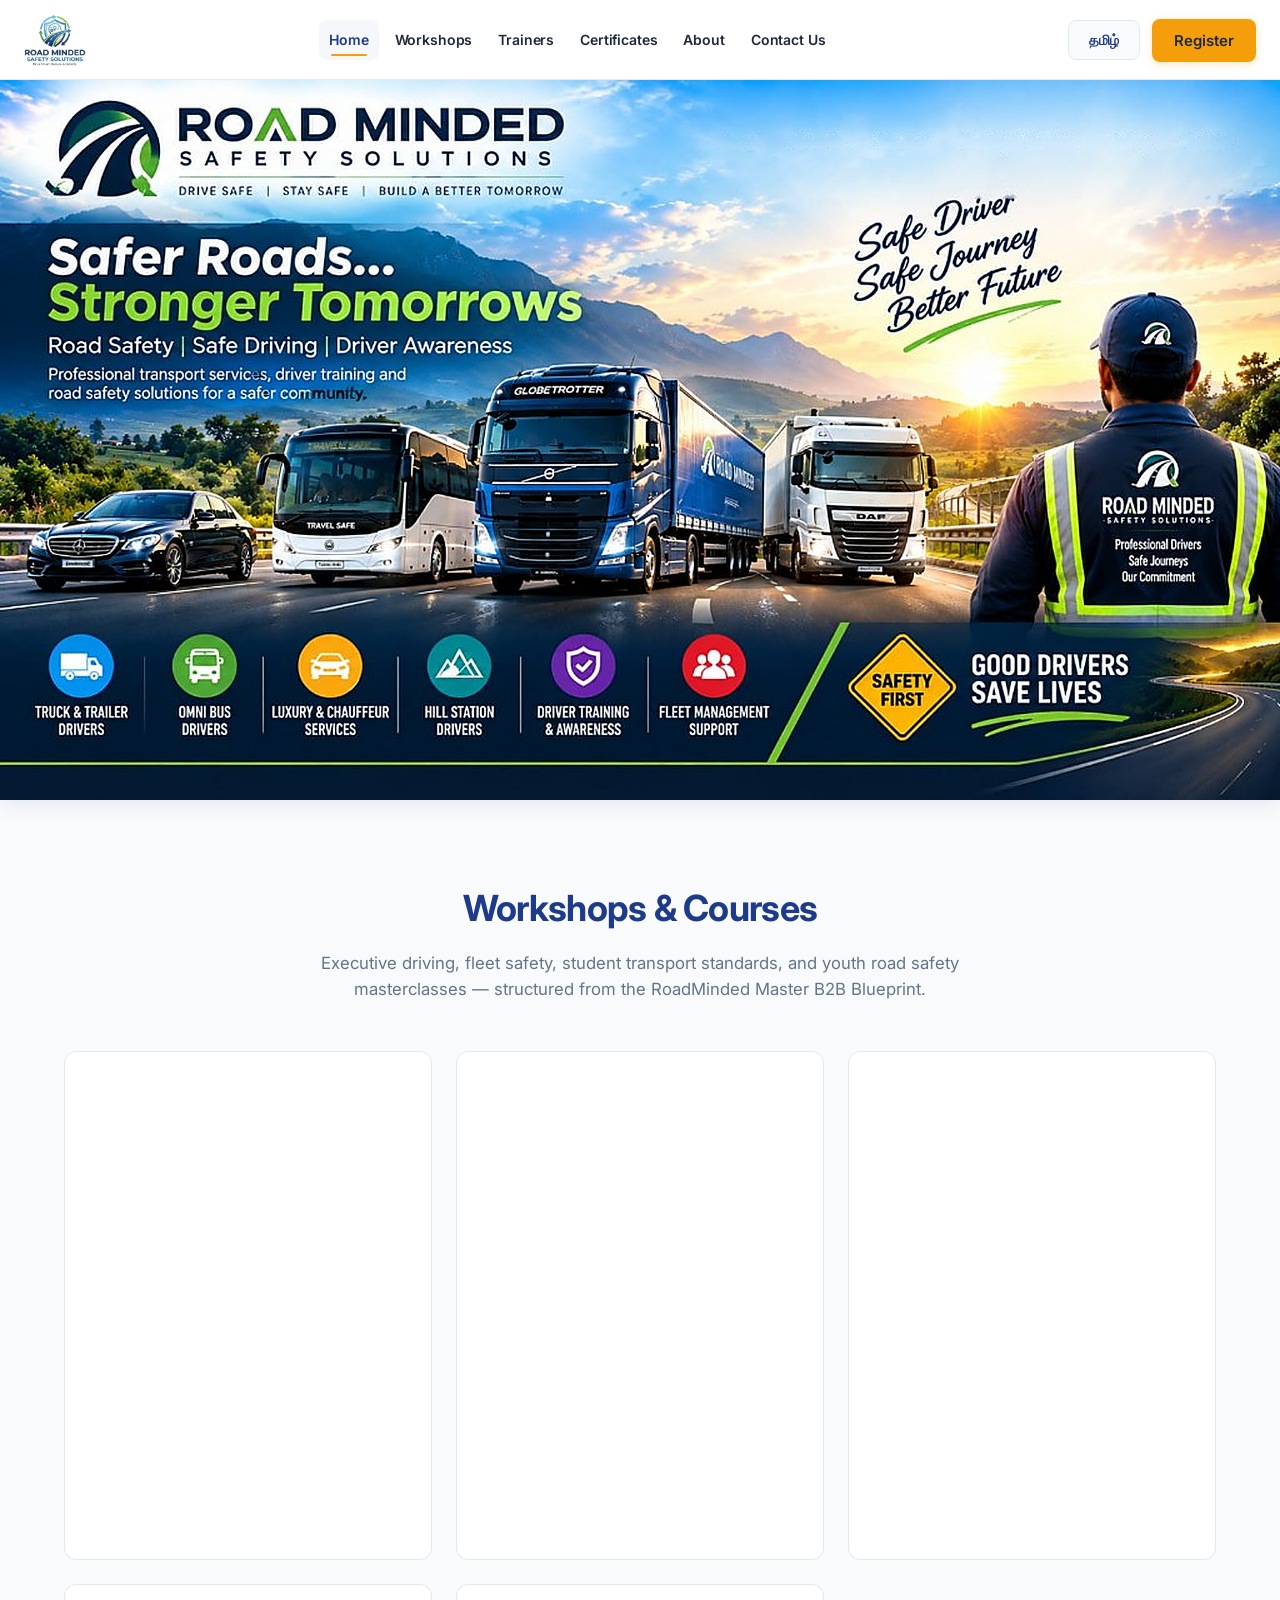
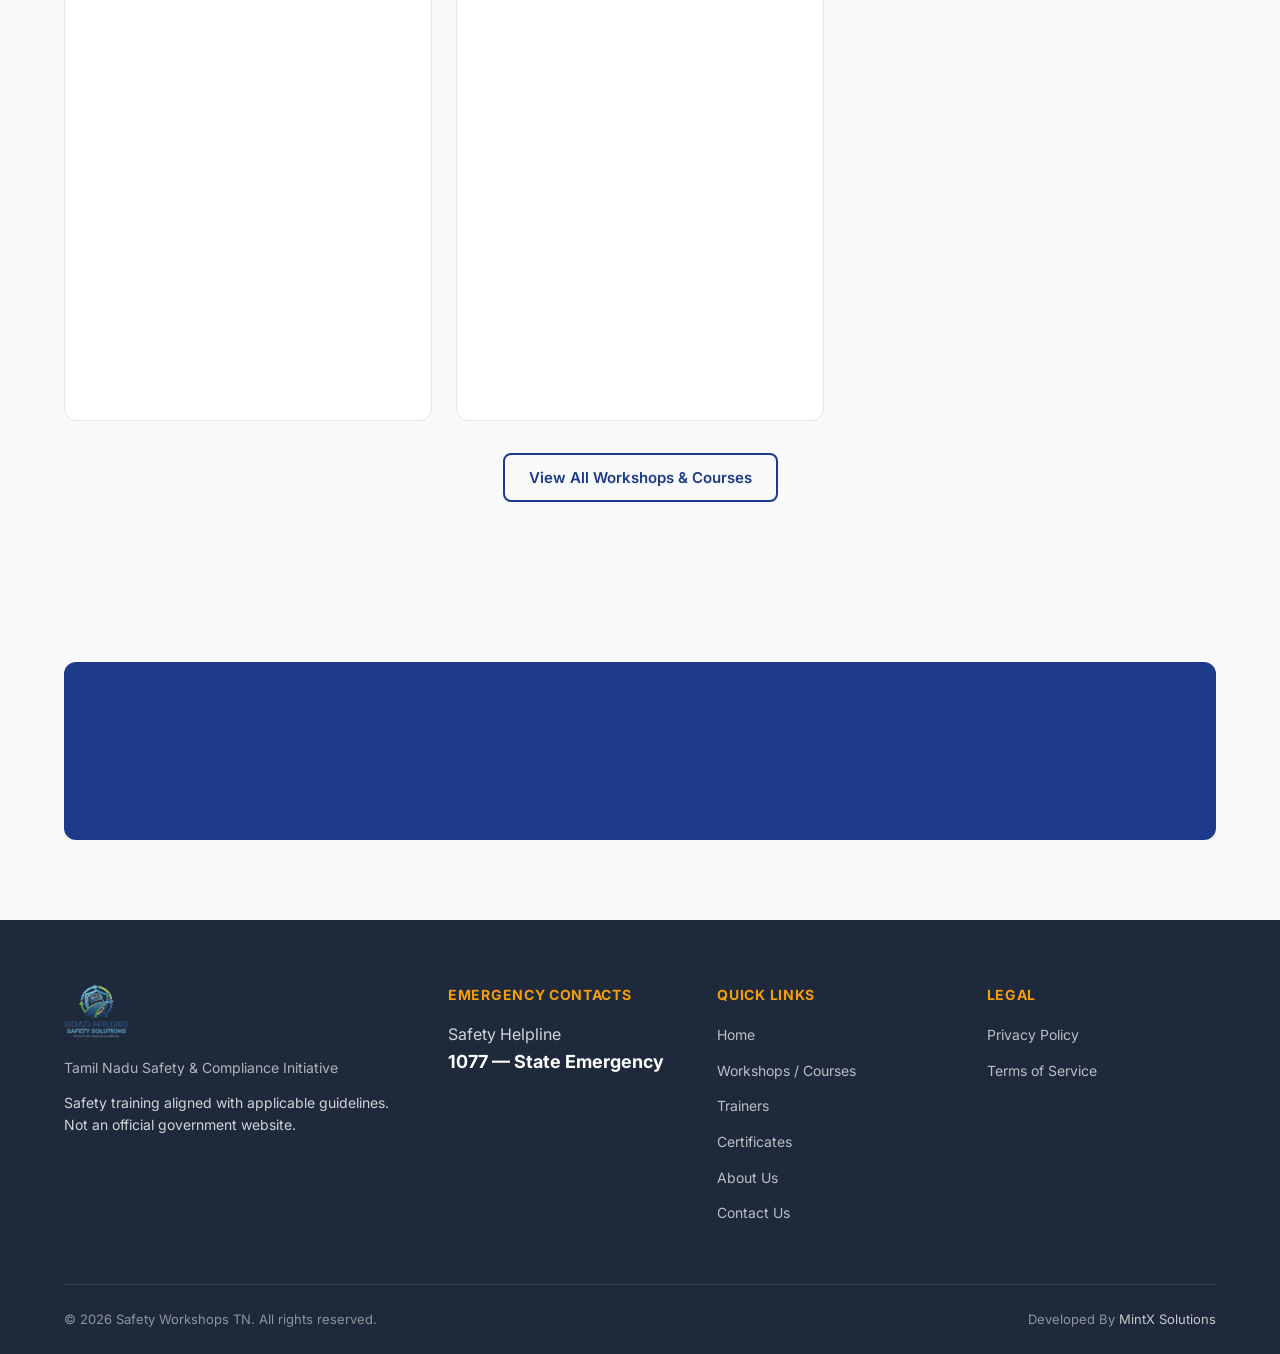
<file: index.html>
<!DOCTYPE html>
<html lang="en">
<head>
  <meta charset="UTF-8">
  <meta name="viewport" content="width=device-width, initial-scale=1.0">
  <meta name="description" content="Road Minded Safety Solutions offers road safety workshops, driver training, and corporate safety programmes across Tamil Nadu — view courses, register online, or contact us." data-i18n="meta.description">
  <meta name="keywords" content="Road Minded Safety Solutions, road safety solutions, road safety training, driver training, corporate safety workshops, traffic safety, Tamil Nadu" data-i18n="meta.keywords">
  <meta name="robots" content="index, follow">
  <link rel="canonical" href="https://roadmindedsafetysolutions.com/">
  <meta property="og:title" content="Road Minded Safety Solutions | Road Safety Solutions">
  <meta property="og:description" content="Road Minded Safety Solutions offers road safety workshops, driver training, and corporate safety programmes across Tamil Nadu — view courses, register online, or contact us.">
  <meta property="og:url" content="https://roadmindedsafetysolutions.com/">
  <meta property="og:type" content="website">
  <meta property="og:site_name" content="Road Minded Safety Solutions">
  <meta property="og:image" content="https://roadmindedsafetysolutions.com/assets/images/road-minded-hero.png">
  <meta name="twitter:card" content="summary_large_image">
  <meta name="twitter:title" content="Road Minded Safety Solutions | Road Safety Solutions">
  <meta name="twitter:description" content="Road safety workshops, driver training, and corporate programmes across Tamil Nadu from Road Minded Safety Solutions.">
  <meta name="twitter:image" content="https://roadmindedsafetysolutions.com/assets/images/road-minded-hero.png">
  <title data-i18n="meta.title">Road Minded Safety Solutions | Road Safety Solutions</title>
  <script type="application/ld+json">
  {
    "@context": "https://schema.org",
    "@graph": [
      {
        "@type": "Organization",
        "name": "Road Minded Safety Solutions",
        "url": "https://roadmindedsafetysolutions.com/",
        "logo": "https://roadmindedsafetysolutions.com/assets/images/logo-cropped.png",
        "contactPoint": {
          "@type": "ContactPoint",
          "telephone": "+91-99620-86663",
          "contactType": "customer service",
          "areaServed": "IN",
          "availableLanguage": ["en", "ta"]
        }
      },
      {
        "@type": "WebSite",
        "name": "Road Minded Safety Solutions",
        "url": "https://roadmindedsafetysolutions.com/"
      }
    ]
  }
  </script>
  <link rel="preconnect" href="https://fonts.googleapis.com">
  <link rel="preconnect" href="https://fonts.gstatic.com" crossorigin>
  <link href="https://fonts.googleapis.com/css2?family=Inter:wght@400;500;600;700;800&display=swap" rel="stylesheet">
  <link rel="stylesheet" href="css/styles.css">
  <link rel="stylesheet" href="css/hero-home.css">
  <link rel="icon" type="image/png" sizes="32x32" href="assets/images/favicon-32.png">
  <link rel="icon" type="image/jpeg" href="assets/images/favicon.jpg">
  <link rel="apple-touch-icon" href="assets/images/logo-icon.jpg">
</head>
<body data-page="home">

  <div id="site-header"></div>

  <main id="main-content">

    <!-- Road Minded front-page hero -->
    <section class="rm-hero" aria-label="Road Minded Safety Solutions — Safer Roads, Stronger Tomorrows">
      <img
        src="assets/images/road-minded-hero.png"
        srcset="assets/images/road-minded-hero-1024.png 1024w, assets/images/road-minded-hero.png 2048w"
        sizes="(max-width: 768px) 100vw, 100vw"
        alt="Road Minded Safety Solutions — Safer Roads, Stronger Tomorrows"
        class="rm-hero-banner"
        width="2048"
        height="1152"
        loading="eager"
        fetchpriority="high"
        decoding="async">
    </section>

    <!-- Workshop Categories Preview -->
    <section class="section" aria-labelledby="categories-heading">
      <div class="container">
        <header class="section-header reveal">
          <h2 id="categories-heading" data-i18n="pages.workshops.heading">Workshops & Courses</h2>
          <p data-i18n="pages.workshops.subtitle">Executive driving, fleet safety, student transport standards, and youth road safety masterclasses — structured from the RoadMinded Master B2B Blueprint.</p>
        </header>
        <div id="categories-grid" class="categories-grid" role="list"></div>
        <div class="section-cta reveal">
          <a href="workshops.html" class="btn btn-outline" data-i18n="home.viewAllWorkshops">View All Workshops & Courses</a>
        </div>
      </div>
    </section>

    <!-- CTA -->
    <section class="section cta-banner">
      <div class="container">
        <div class="cta-banner-inner reveal card-3d">
          <div>
            <h2 data-i18n="home.ctaTitle">Ready to Register for a Safety Workshop?</h2>
            <p data-i18n="home.ctaDesc">Join workshops across Tamil Nadu or request in-plant corporate training for your organization.</p>
          </div>
          <div class="cta-banner-actions">
            <a href="register.html" class="btn btn-primary" data-i18n="nav.register">Register for Workshop</a>
            <a href="contact.html" class="btn btn-outline" data-i18n="nav.contact">Contact Us</a>
          </div>
        </div>
      </div>
    </section>

  </main>

  <div id="site-footer"></div>
  <div id="site-modals"></div>

  <script src="js/i18n.js"></script>
  <script src="js/data.js"></script>
  <script src="js/layout.js"></script>
  <script src="js/main.js"></script>
</body>
</html>
</file>
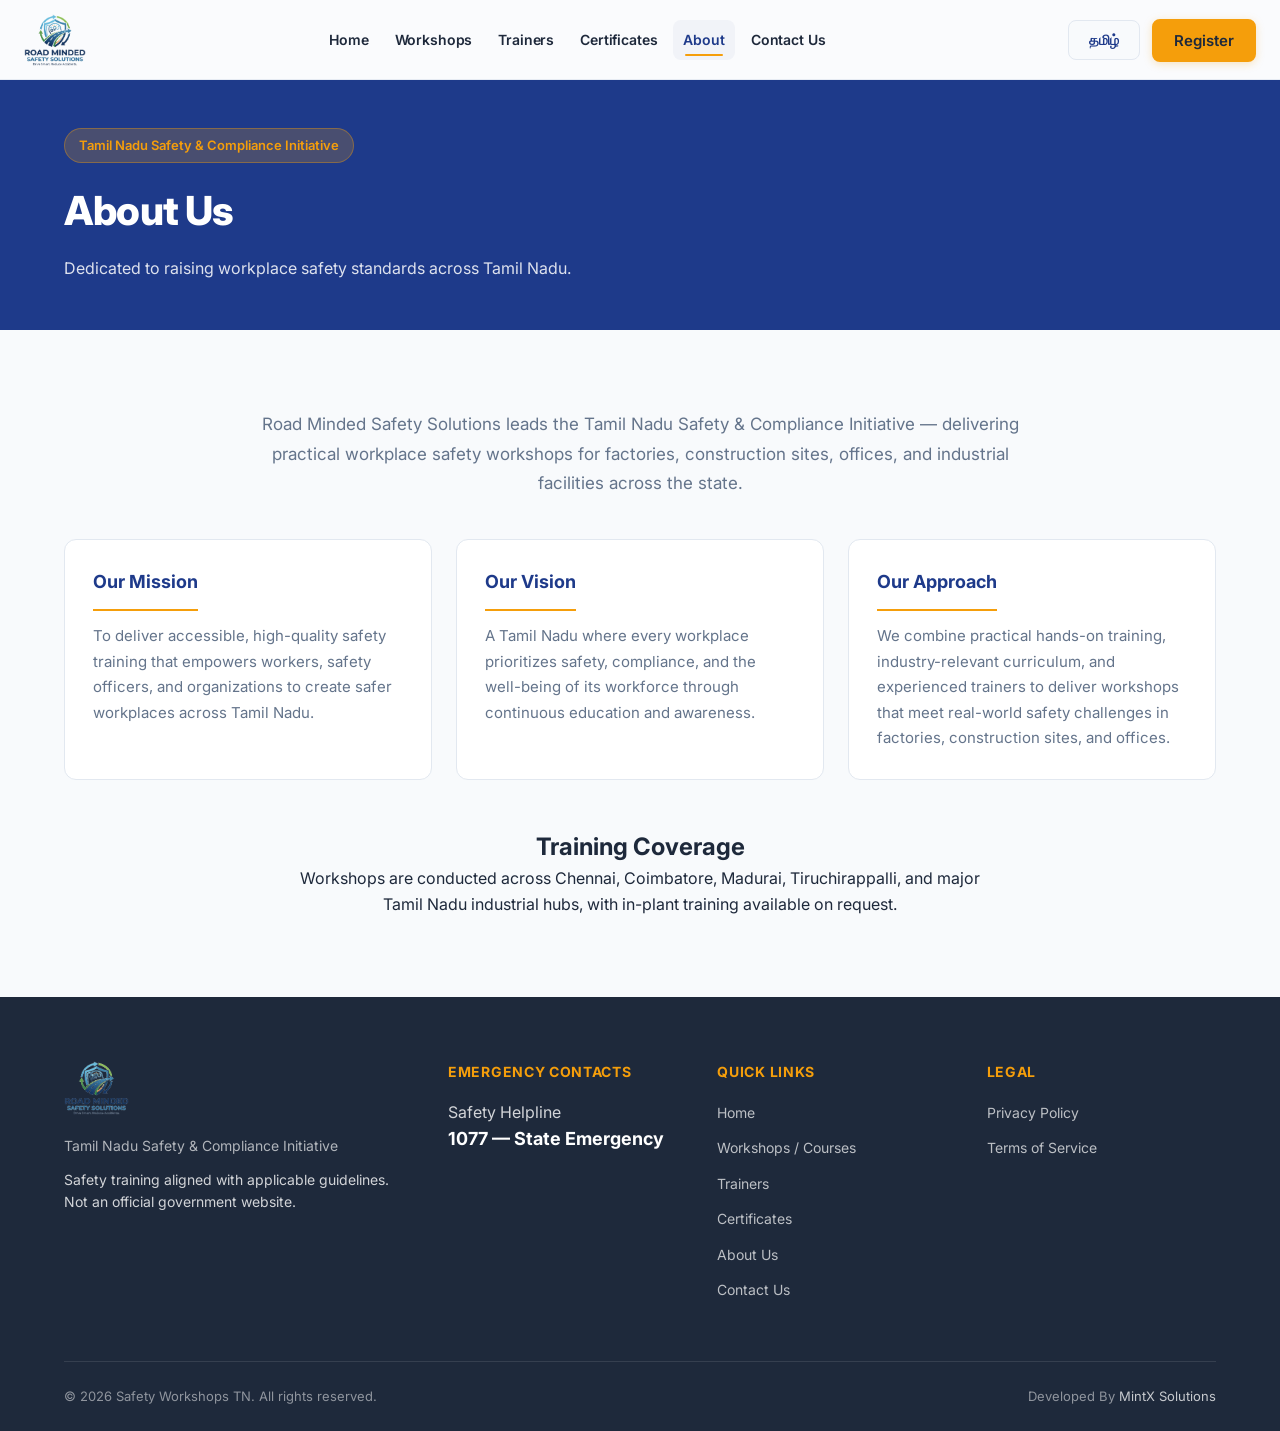
<file: about.html>
<!DOCTYPE html>
<html lang="en">
<head>
  <meta charset="UTF-8">
  <meta name="viewport" content="width=device-width, initial-scale=1.0">
  <meta name="description" content="Learn about Road Minded Safety Solutions — road safety training, driver awareness programmes, and corporate safety workshops across Tamil Nadu." data-i18n="pages.about.description">
  <meta name="keywords" content="about Road Minded Safety Solutions, road safety company, driver training Tamil Nadu" data-i18n="pages.about.keywords">
  <meta name="robots" content="index, follow">
  <link rel="canonical" href="https://roadmindedsafetysolutions.com/about.html">
  <meta property="og:title" content="About Us | Road Minded Safety Solutions">
  <meta property="og:description" content="Learn about Road Minded Safety Solutions and our road safety training mission across Tamil Nadu.">
  <meta property="og:url" content="https://roadmindedsafetysolutions.com/about.html">
  <meta property="og:type" content="website">
  <meta property="og:site_name" content="Road Minded Safety Solutions">
  <meta property="og:image" content="https://roadmindedsafetysolutions.com/assets/images/logo-cropped.png">
  <meta name="twitter:card" content="summary_large_image">
  <meta name="twitter:title" content="About Us | Road Minded Safety Solutions">
  <meta name="twitter:description" content="Learn about Road Minded Safety Solutions and our road safety training programmes.">
  <meta name="twitter:image" content="https://roadmindedsafetysolutions.com/assets/images/logo-cropped.png">
  <title data-i18n="pages.about.title">About Us | Road Minded Safety Solutions</title>
  <link rel="preconnect" href="https://fonts.googleapis.com">
  <link rel="preconnect" href="https://fonts.gstatic.com" crossorigin>
  <link href="https://fonts.googleapis.com/css2?family=Inter:wght@400;500;600;700;800&display=swap" rel="stylesheet">
  <link rel="stylesheet" href="css/styles.css">
  <link rel="icon" type="image/png" sizes="32x32" href="assets/images/favicon-32.png">
</head>
<body data-page="about">

  <div id="site-header"></div>

  <main>
    <section class="page-hero">
      <div class="container">
        <span class="page-hero-badge" data-i18n="hero.badge">Tamil Nadu Safety & Compliance Initiative</span>
        <h1 data-i18n="about.title">About Us</h1>
        <p data-i18n="about.subtitle">Dedicated to raising workplace safety standards across Tamil Nadu.</p>
      </div>
    </section>

    <section class="section">
      <div class="container">
        <div class="about-intro reveal">
          <p data-i18n="pages.about.intro">Road Minded Safety Solutions leads the Tamil Nadu Safety & Compliance Initiative — delivering practical workplace safety workshops for factories, construction sites, offices, and industrial facilities across the state.</p>
        </div>
        <div class="about-grid reveal">
          <article class="about-card card-3d">
            <h3 data-i18n="about.mission.title">Our Mission</h3>
            <p data-i18n="about.mission.desc">To deliver accessible, high-quality safety training that empowers workers, safety officers, and organizations to create safer workplaces across Tamil Nadu.</p>
          </article>
          <article class="about-card card-3d">
            <h3 data-i18n="about.vision.title">Our Vision</h3>
            <p data-i18n="about.vision.desc">A Tamil Nadu where every workplace prioritizes safety, compliance, and the well-being of its workforce through continuous education and awareness.</p>
          </article>
          <article class="about-card card-3d">
            <h3 data-i18n="about.approach.title">Our Approach</h3>
            <p data-i18n="about.approach.desc">We combine practical hands-on training, industry-relevant curriculum, and experienced trainers to deliver workshops that meet real-world safety challenges in factories, construction sites, and offices.</p>
          </article>
        </div>
        <div class="about-coverage reveal">
          <h2 data-i18n="pages.about.coverageTitle">Training Coverage</h2>
          <p data-i18n="pages.about.coverageDesc">Workshops are conducted across Chennai, Coimbatore, Madurai, Tiruchirappalli, and major Tamil Nadu industrial hubs, with in-plant training available on request.</p>
        </div>
      </div>
    </section>
  </main>

  <div id="site-footer"></div>
  <div id="site-modals"></div>

  <script src="js/i18n.js"></script>
  <script src="js/data.js"></script>
  <script src="js/layout.js"></script>
  <script src="js/main.js"></script>
</body>
</html>
</file>
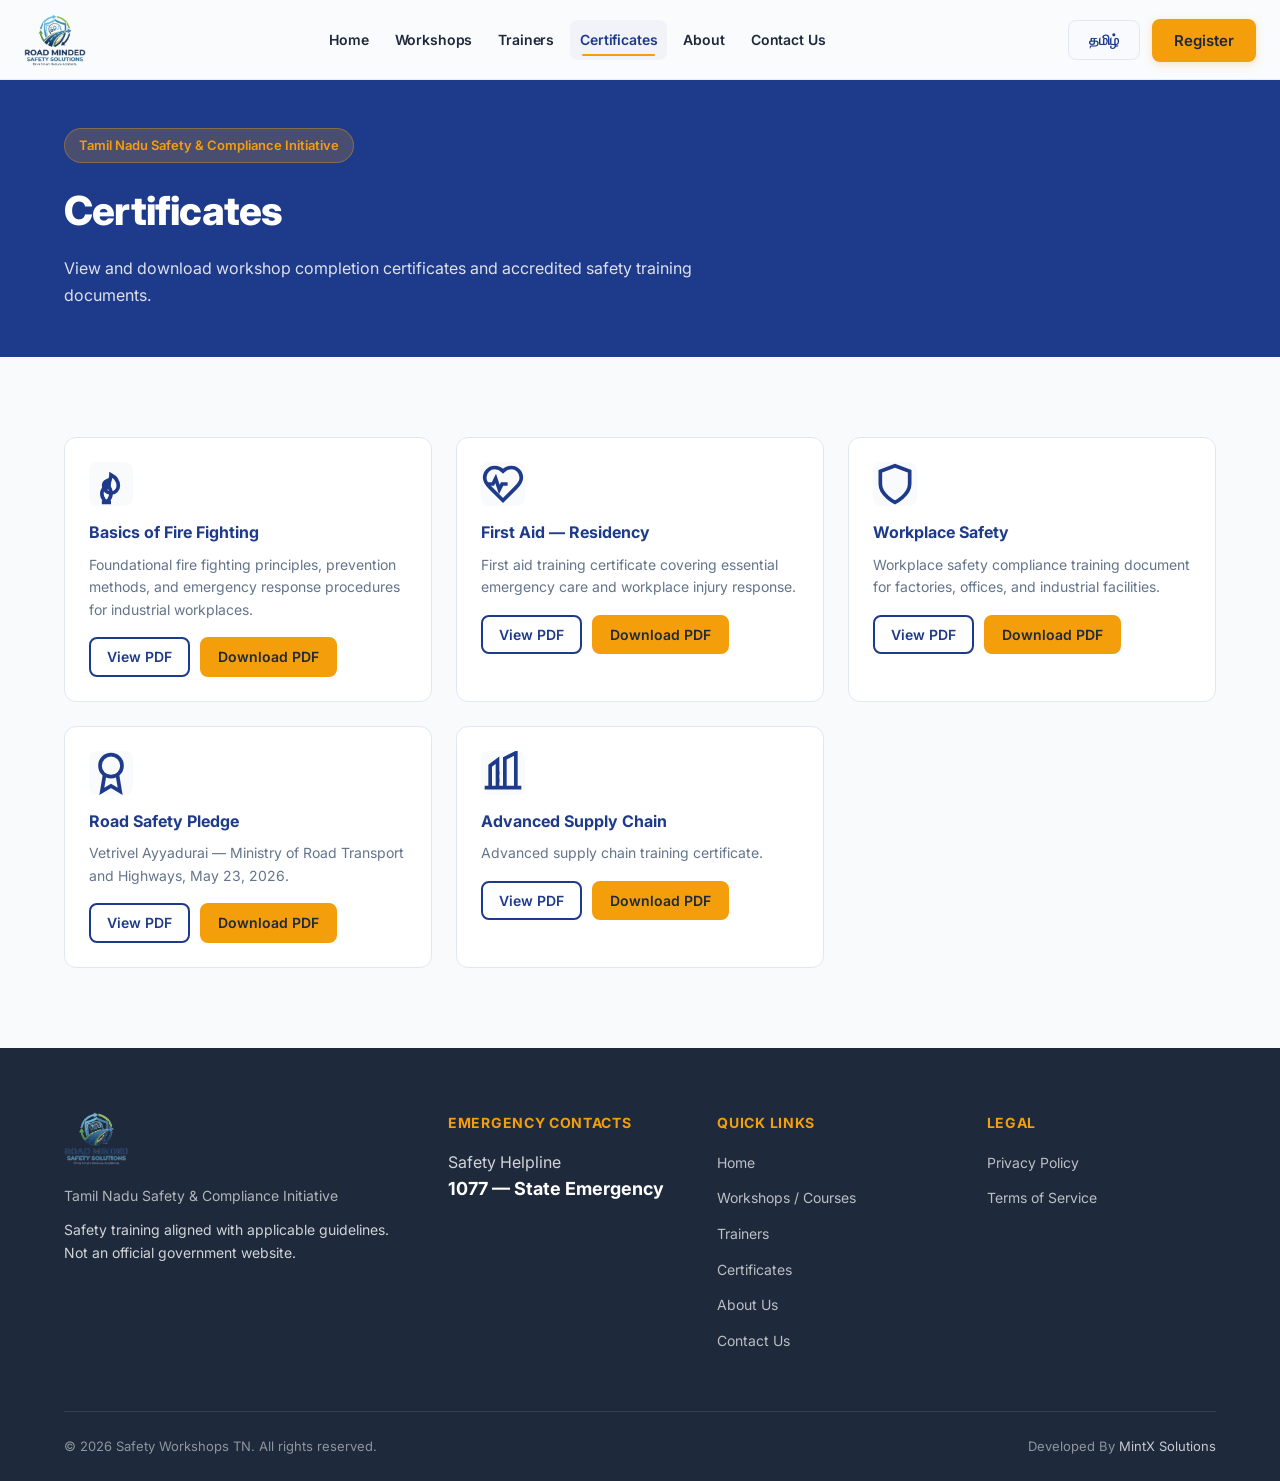
<file: certificates.html>
<!DOCTYPE html>
<html lang="en">
<head>
  <meta charset="UTF-8">
  <meta name="viewport" content="width=device-width, initial-scale=1.0">
  <meta name="description" content="Workshop completion certificates and training documents issued by Road Minded Safety Solutions." data-i18n="pages.certificates.description">
  <meta name="keywords" content="road safety certificates, workshop completion certificate, training documents, Road Minded Safety Solutions" data-i18n="pages.certificates.keywords">
  <meta name="robots" content="index, follow">
  <link rel="canonical" href="https://roadmindedsafetysolutions.com/certificates.html">
  <meta property="og:title" content="Training Certificates | Road Minded Safety Solutions">
  <meta property="og:description" content="Workshop completion certificates and training documents from Road Minded Safety Solutions.">
  <meta property="og:url" content="https://roadmindedsafetysolutions.com/certificates.html">
  <meta property="og:type" content="website">
  <meta property="og:site_name" content="Road Minded Safety Solutions">
  <meta property="og:image" content="https://roadmindedsafetysolutions.com/assets/images/logo-cropped.png">
  <meta name="twitter:card" content="summary_large_image">
  <meta name="twitter:title" content="Training Certificates | Road Minded Safety Solutions">
  <meta name="twitter:description" content="Training certificates and documents from Road Minded Safety Solutions.">
  <meta name="twitter:image" content="https://roadmindedsafetysolutions.com/assets/images/logo-cropped.png">
  <title data-i18n="pages.certificates.title">Training Certificates | Road Minded Safety Solutions</title>
  <link rel="preconnect" href="https://fonts.googleapis.com">
  <link rel="preconnect" href="https://fonts.gstatic.com" crossorigin>
  <link href="https://fonts.googleapis.com/css2?family=Inter:wght@400;500;600;700;800&display=swap" rel="stylesheet">
  <link rel="stylesheet" href="css/styles.css">
  <link rel="icon" type="image/png" sizes="32x32" href="assets/images/favicon-32.png">
</head>
<body data-page="certificates">

  <div id="site-header"></div>

  <main>
    <section class="page-hero">
      <div class="container">
        <span class="page-hero-badge" data-i18n="hero.badge">Tamil Nadu Safety & Compliance Initiative</span>
        <h1 data-i18n="certificates.title">Certificates</h1>
        <p data-i18n="certificates.subtitle">View and download workshop completion certificates and accredited safety training documents.</p>
      </div>
    </section>

    <section class="section">
      <div class="container">
        <div id="certificates-grid" class="certificates-grid" role="list"></div>
      </div>
    </section>
  </main>

  <div id="site-footer"></div>
  <div id="site-modals"></div>

  <script src="js/i18n.js"></script>
  <script src="js/data.js"></script>
  <script src="js/layout.js"></script>
  <script src="js/main.js"></script>
</body>
</html>
</file>
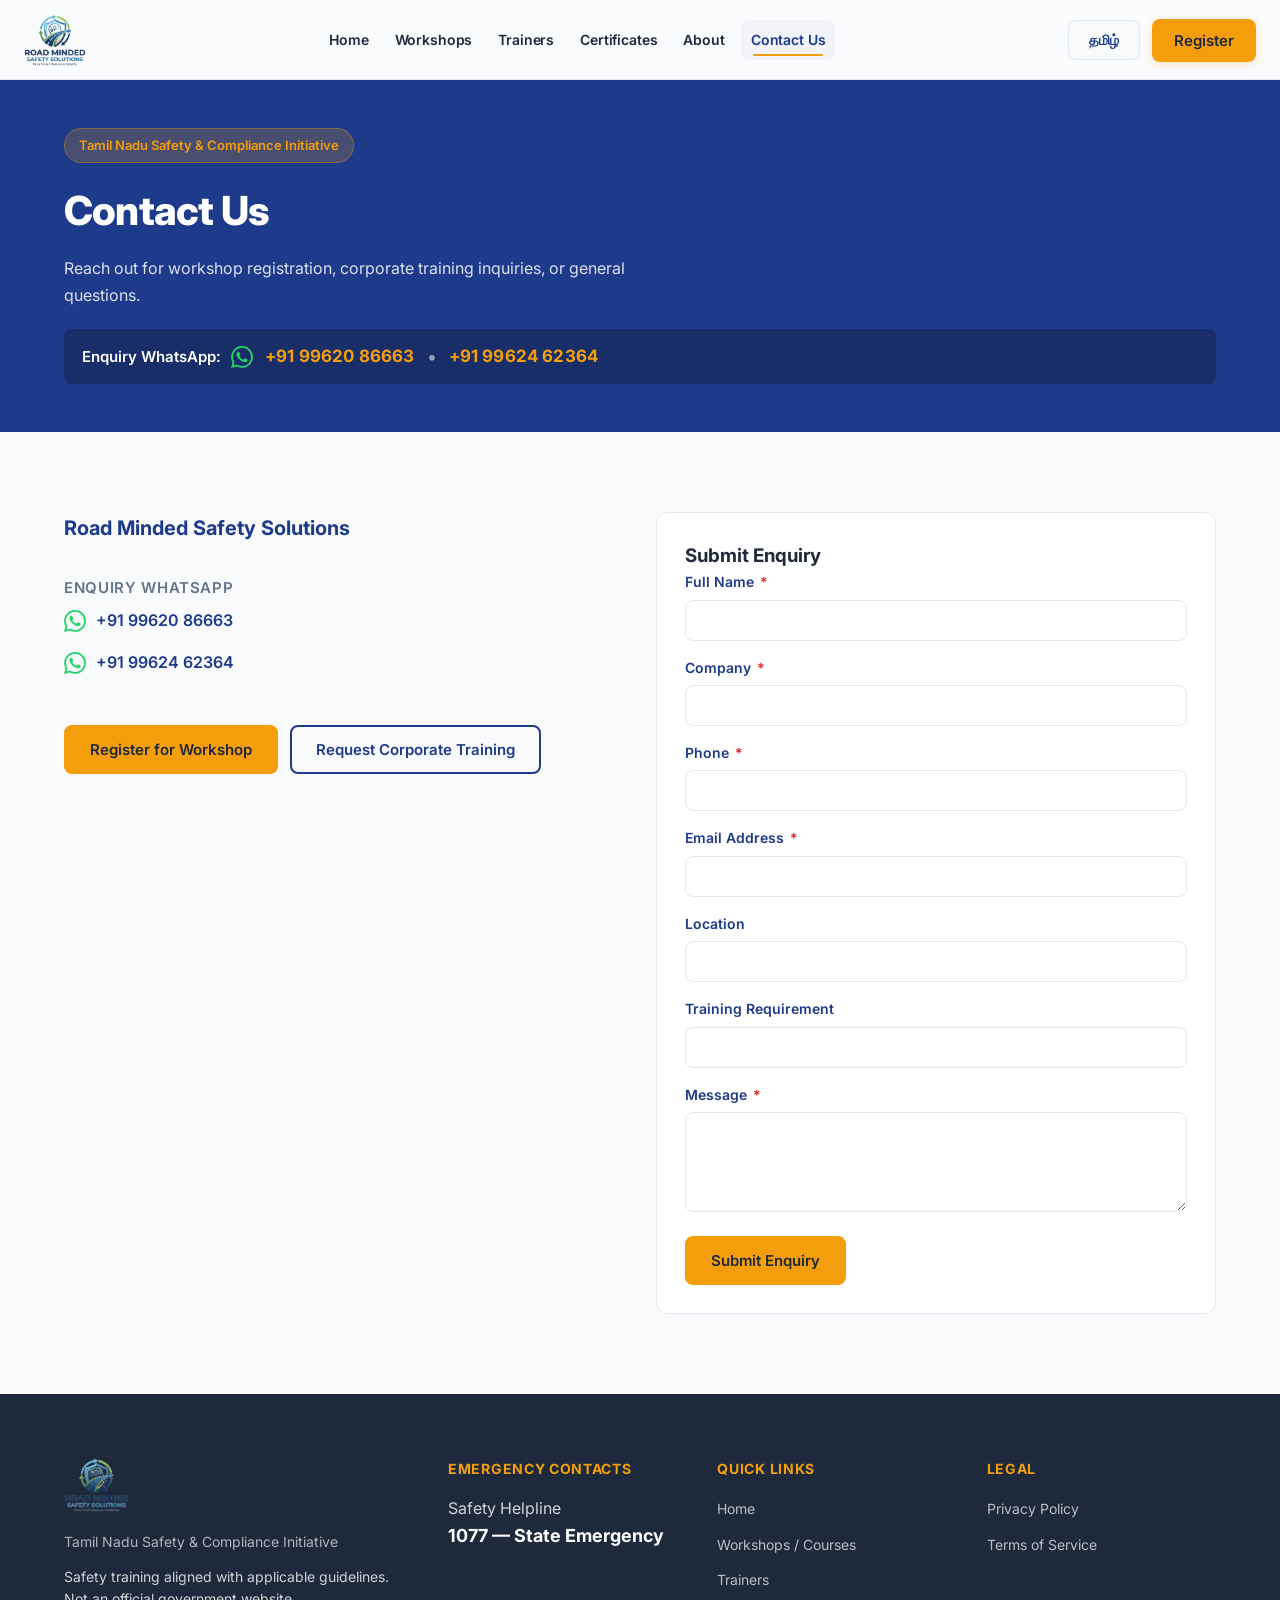
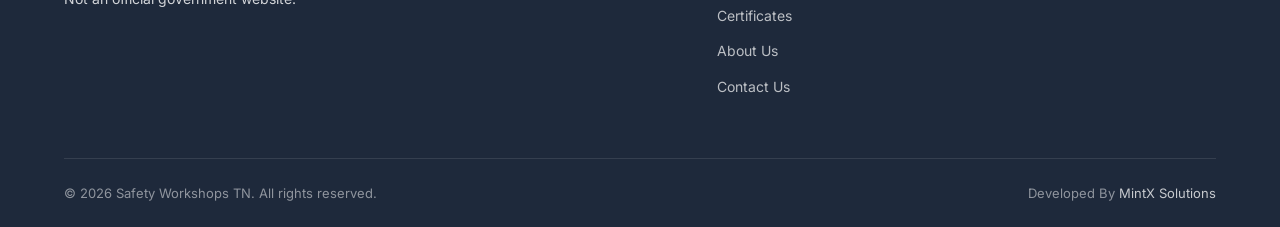
<file: contact.html>
<!DOCTYPE html>
<html lang="en">
<head>
  <meta charset="UTF-8">
  <meta name="viewport" content="width=device-width, initial-scale=1.0">
  <meta name="description" content="Contact Road Minded Safety Solutions for workshop registration, corporate training enquiries, and WhatsApp support." data-i18n="pages.contact.description">
  <meta name="keywords" content="contact Road Minded Safety Solutions, road safety enquiry, workshop registration contact, WhatsApp enquiry" data-i18n="pages.contact.keywords">
  <meta name="robots" content="index, follow">
  <link rel="canonical" href="https://roadmindedsafetysolutions.com/contact.html">
  <meta property="og:title" content="Contact | Road Minded Safety Solutions">
  <meta property="og:description" content="Contact Road Minded Safety Solutions for workshop registration, corporate training enquiries, and WhatsApp support.">
  <meta property="og:url" content="https://roadmindedsafetysolutions.com/contact.html">
  <meta property="og:type" content="website">
  <meta property="og:site_name" content="Road Minded Safety Solutions">
  <meta property="og:image" content="https://roadmindedsafetysolutions.com/assets/images/logo-cropped.png">
  <meta name="twitter:card" content="summary_large_image">
  <meta name="twitter:title" content="Contact | Road Minded Safety Solutions">
  <meta name="twitter:description" content="Contact Road Minded Safety Solutions for workshop registration and corporate training enquiries.">
  <meta name="twitter:image" content="https://roadmindedsafetysolutions.com/assets/images/logo-cropped.png">
  <title data-i18n="pages.contact.title">Contact | Road Minded Safety Solutions</title>
  <link rel="preconnect" href="https://fonts.googleapis.com">
  <link rel="preconnect" href="https://fonts.gstatic.com" crossorigin>
  <link href="https://fonts.googleapis.com/css2?family=Inter:wght@400;500;600;700;800&display=swap" rel="stylesheet">
  <link rel="stylesheet" href="css/styles.css">
  <link rel="icon" type="image/png" sizes="32x32" href="assets/images/favicon-32.png">
</head>
<body data-page="contact">

  <div id="site-header"></div>

  <main>
    <section class="page-hero">
      <div class="container">
        <span class="page-hero-badge" data-i18n="hero.badge">Tamil Nadu Safety & Compliance Initiative</span>
        <h1 data-i18n="contact.title">Contact Us</h1>
        <p data-i18n="contact.subtitle">Reach out for workshop registration, corporate training inquiries, or general questions.</p>
        <div class="page-hero-whatsapp-bar">
          <a href="https://wa.me/919962086663" class="page-hero-whatsapp-link" target="_blank" rel="noopener noreferrer">
            <span class="page-hero-whatsapp-label" data-i18n="contact.whatsappHero">Enquiry WhatsApp:</span>
            <svg class="whatsapp-icon" viewBox="0 0 24 24" aria-hidden="true" focusable="false"><path fill="currentColor" d="M17.472 14.382c-.297-.149-1.758-.867-2.03-.967-.273-.099-.471-.148-.67.15-.197.297-.767.966-.94 1.164-.173.199-.347.223-.644.075-.297-.15-1.255-.463-2.39-1.475-.883-.788-1.48-1.761-1.653-2.059-.173-.297-.018-.458.13-.606.134-.133.298-.347.446-.52.149-.174.198-.298.298-.497.099-.198.05-.371-.025-.52-.075-.149-.669-1.612-.916-2.207-.242-.579-.487-.5-.669-.51-.173-.008-.371-.01-.57-.01-.198 0-.52.074-.792.372-.272.297-1.04 1.016-1.04 2.479 0 1.462 1.065 2.875 1.213 3.074.149.198 2.096 3.2 5.077 4.487.709.306 1.262.489 1.694.625.712.227 1.36.195 1.871.118.571-.085 1.758-.719 2.006-1.413.248-.694.248-1.289.173-1.413-.074-.124-.272-.198-.57-.347m-5.421 7.403h-.004a9.87 9.87 0 01-5.031-1.378l-.361-.214-3.741.982.998-3.648-.235-.374a9.86 9.86 0 01-1.51-5.26c.001-5.45 4.436-9.884 9.888-9.884 2.64 0 5.122 1.03 6.988 2.898a9.825 9.825 0 012.893 6.994c-.003 5.45-4.435 9.884-9.885 9.884m8.413-18.297A11.815 11.815 0 0012.05 0C5.495 0 .16 5.335.157 11.892c0 2.096.547 4.142 1.588 5.945L.057 24l6.305-1.654a11.882 11.882 0 005.683 1.448h.005c6.554 0 11.89-5.335 11.893-11.893a11.821 11.821 0 00-3.48-8.413z"/></svg>
          </a>
          <a href="https://wa.me/919962086663" class="whatsapp-number" target="_blank" rel="noopener noreferrer">+91 99620 86663</a>
          <span class="whatsapp-sep" aria-hidden="true">•</span>
          <a href="https://wa.me/919962462364" class="whatsapp-number" target="_blank" rel="noopener noreferrer">+91 99624 62364</a>
        </div>
      </div>
    </section>

    <section class="section">
      <div class="container">
        <div class="contact-grid reveal">
          <div class="contact-info">
            <h2 class="contact-org" data-i18n="pages.contact.orgName">Road Minded Safety Solutions</h2>
            <div class="contact-item contact-item--whatsapp">
              <h4><a href="https://wa.me/919962086663" class="contact-whatsapp-heading" target="_blank" rel="noopener noreferrer" data-i18n="contact.whatsapp">Enquiry WhatsApp</a></h4>
              <ul class="contact-whatsapp-list">
                <li>
                  <a href="https://wa.me/919962086663" target="_blank" rel="noopener noreferrer">
                    <svg class="whatsapp-icon" viewBox="0 0 24 24" aria-hidden="true" focusable="false"><path fill="currentColor" d="M17.472 14.382c-.297-.149-1.758-.867-2.03-.967-.273-.099-.471-.148-.67.15-.197.297-.767.966-.94 1.164-.173.199-.347.223-.644.075-.297-.15-1.255-.463-2.39-1.475-.883-.788-1.48-1.761-1.653-2.059-.173-.297-.018-.458.13-.606.134-.133.298-.347.446-.52.149-.174.198-.298.298-.497.099-.198.05-.371-.025-.52-.075-.149-.669-1.612-.916-2.207-.242-.579-.487-.5-.669-.51-.173-.008-.371-.01-.57-.01-.198 0-.52.074-.792.372-.272.297-1.04 1.016-1.04 2.479 0 1.462 1.065 2.875 1.213 3.074.149.198 2.096 3.2 5.077 4.487.709.306 1.262.489 1.694.625.712.227 1.36.195 1.871.118.571-.085 1.758-.719 2.006-1.413.248-.694.248-1.289.173-1.413-.074-.124-.272-.198-.57-.347m-5.421 7.403h-.004a9.87 9.87 0 01-5.031-1.378l-.361-.214-3.741.982.998-3.648-.235-.374a9.86 9.86 0 01-1.51-5.26c.001-5.45 4.436-9.884 9.888-9.884 2.64 0 5.122 1.03 6.988 2.898a9.825 9.825 0 012.893 6.994c-.003 5.45-4.435 9.884-9.885 9.884m8.413-18.297A11.815 11.815 0 0012.05 0C5.495 0 .16 5.335.157 11.892c0 2.096.547 4.142 1.588 5.945L.057 24l6.305-1.654a11.882 11.882 0 005.683 1.448h.005c6.554 0 11.89-5.335 11.893-11.893a11.821 11.821 0 00-3.48-8.413z"/></svg>
                    +91 99620 86663
                  </a>
                </li>
                <li>
                  <a href="https://wa.me/919962462364" target="_blank" rel="noopener noreferrer">
                    <svg class="whatsapp-icon" viewBox="0 0 24 24" aria-hidden="true" focusable="false"><path fill="currentColor" d="M17.472 14.382c-.297-.149-1.758-.867-2.03-.967-.273-.099-.471-.148-.67.15-.197.297-.767.966-.94 1.164-.173.199-.347.223-.644.075-.297-.15-1.255-.463-2.39-1.475-.883-.788-1.48-1.761-1.653-2.059-.173-.297-.018-.458.13-.606.134-.133.298-.347.446-.52.149-.174.198-.298.298-.497.099-.198.05-.371-.025-.52-.075-.149-.669-1.612-.916-2.207-.242-.579-.487-.5-.669-.51-.173-.008-.371-.01-.57-.01-.198 0-.52.074-.792.372-.272.297-1.04 1.016-1.04 2.479 0 1.462 1.065 2.875 1.213 3.074.149.198 2.096 3.2 5.077 4.487.709.306 1.262.489 1.694.625.712.227 1.36.195 1.871.118.571-.085 1.758-.719 2.006-1.413.248-.694.248-1.289.173-1.413-.074-.124-.272-.198-.57-.347m-5.421 7.403h-.004a9.87 9.87 0 01-5.031-1.378l-.361-.214-3.741.982.998-3.648-.235-.374a9.86 9.86 0 01-1.51-5.26c.001-5.45 4.436-9.884 9.888-9.884 2.64 0 5.122 1.03 6.988 2.898a9.825 9.825 0 012.893 6.994c-.003 5.45-4.435 9.884-9.885 9.884m8.413-18.297A11.815 11.815 0 0012.05 0C5.495 0 .16 5.335.157 11.892c0 2.096.547 4.142 1.588 5.945L.057 24l6.305-1.654a11.882 11.882 0 005.683 1.448h.005c6.554 0 11.89-5.335 11.893-11.893a11.821 11.821 0 00-3.48-8.413z"/></svg>
                    +91 99624 62364
                  </a>
                </li>
              </ul>
            </div>
            <div class="contact-cta-row">
              <a href="register.html" class="btn btn-primary" data-i18n="nav.register">Register for Workshop</a>
              <a href="register.html" class="btn btn-outline" data-i18n="hero.ctaCorporate">Request Corporate Training</a>
            </div>
          </div>
          <form id="contact-form" class="contact-form" novalidate>
            <h3 data-i18n="pages.contact.formTitle">Submit Enquiry</h3>
            <div id="contact-success" class="form-success" role="status"></div>
            <div class="form-group">
              <label for="contact-name"><span data-i18n="contact.formName">Full Name</span> <span class="required" aria-hidden="true">*</span></label>
              <input type="text" id="contact-name" required autocomplete="name">
            </div>
            <div class="form-group">
              <label for="contact-company"><span data-i18n="pages.contact.formCompany">Company</span> <span class="required" aria-hidden="true">*</span></label>
              <input type="text" id="contact-company" required autocomplete="organization">
            </div>
            <div class="form-group">
              <label for="contact-phone"><span data-i18n="pages.contact.formPhone">Phone</span> <span class="required" aria-hidden="true">*</span></label>
              <input type="tel" id="contact-phone" required autocomplete="tel">
            </div>
            <div class="form-group">
              <label for="contact-email"><span data-i18n="contact.formEmail">Email Address</span> <span class="required" aria-hidden="true">*</span></label>
              <input type="email" id="contact-email" required autocomplete="email">
            </div>
            <div class="form-group">
              <label for="contact-location"><span data-i18n="pages.contact.formLocation">Location</span></label>
              <input type="text" id="contact-location">
            </div>
            <div class="form-group">
              <label for="contact-requirement"><span data-i18n="pages.contact.formRequirement">Training Requirement</span></label>
              <input type="text" id="contact-requirement">
            </div>
            <div class="form-group">
              <label for="contact-message"><span data-i18n="contact.formMessage">Message</span> <span class="required" aria-hidden="true">*</span></label>
              <textarea id="contact-message" required rows="4"></textarea>
            </div>
            <button type="submit" class="btn btn-primary" data-i18n="pages.contact.formSubmit">Submit Enquiry</button>
          </form>
        </div>
      </div>
    </section>
  </main>

  <div id="site-footer"></div>
  <div id="site-modals"></div>

  <script src="js/i18n.js"></script>
  <script src="js/data.js"></script>
  <script src="js/layout.js"></script>
  <script src="js/main.js"></script>
</body>
</html>
</file>
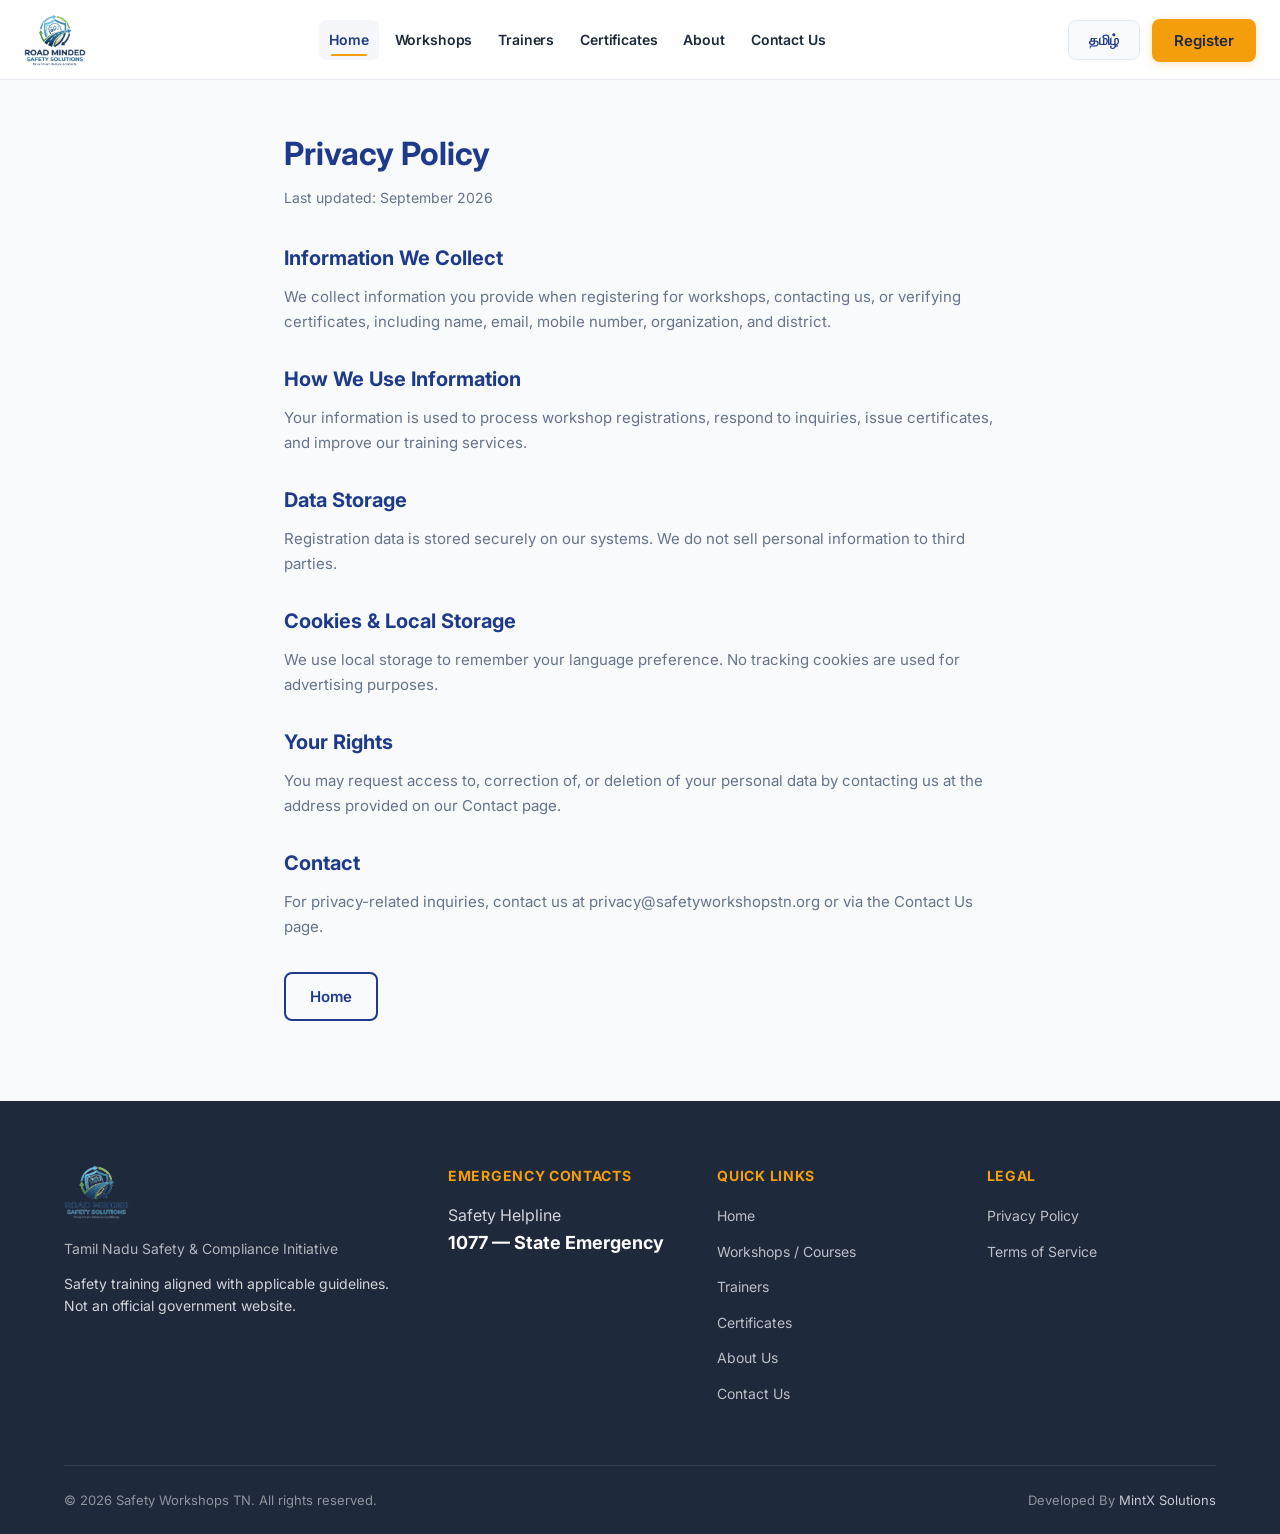
<file: privacy.html>
<!DOCTYPE html>
<html lang="en">
<head>
  <meta charset="UTF-8">
  <meta name="viewport" content="width=device-width, initial-scale=1.0">
  <meta name="description" content="Privacy Policy for Road Minded Safety Solutions — how we collect, use, and protect information when you register for workshops or contact us." data-i18n="privacy.seoDescription">
  <meta name="keywords" content="Road Minded Safety Solutions privacy policy, data protection, workshop registration privacy" data-i18n="privacy.seoKeywords">
  <meta name="robots" content="index, follow">
  <link rel="canonical" href="https://roadmindedsafetysolutions.com/privacy.html">
  <meta property="og:title" content="Privacy Policy | Road Minded Safety Solutions">
  <meta property="og:description" content="Privacy Policy for Road Minded Safety Solutions website and workshop registration.">
  <meta property="og:url" content="https://roadmindedsafetysolutions.com/privacy.html">
  <meta property="og:type" content="website">
  <meta property="og:site_name" content="Road Minded Safety Solutions">
  <meta property="og:image" content="https://roadmindedsafetysolutions.com/assets/images/logo-cropped.png">
  <meta name="twitter:card" content="summary">
  <meta name="twitter:title" content="Privacy Policy | Road Minded Safety Solutions">
  <meta name="twitter:description" content="Privacy Policy for Road Minded Safety Solutions.">
  <title data-i18n="privacy.seoTitle">Privacy Policy | Road Minded Safety Solutions</title>
  <link rel="preconnect" href="https://fonts.googleapis.com">
  <link rel="preconnect" href="https://fonts.gstatic.com" crossorigin>
  <link href="https://fonts.googleapis.com/css2?family=Inter:wght@400;500;600;700;800&display=swap" rel="stylesheet">
  <link rel="stylesheet" href="css/styles.css">
  <link rel="icon" type="image/png" sizes="32x32" href="assets/images/favicon-32.png">
</head>
<body data-legal-page="privacy">

  <div id="site-header"></div>

  <main class="legal-page">
    <div class="container legal-content">
      <h1 data-i18n="privacy.title">Privacy Policy</h1>
      <p class="legal-updated" data-i18n="privacy.lastUpdated">Last updated: September 2026</p>
      <div id="legal-sections"></div>
      <p style="margin-top:32px"><a href="index.html" class="btn btn-outline" data-i18n="nav.home">← Home</a></p>
    </div>
  </main>

  <div id="site-footer"></div>

  <script src="js/i18n.js"></script>
  <script src="js/data.js"></script>
  <script src="js/layout.js"></script>
  <script src="js/main.js"></script>
</body>
</html>
</file>
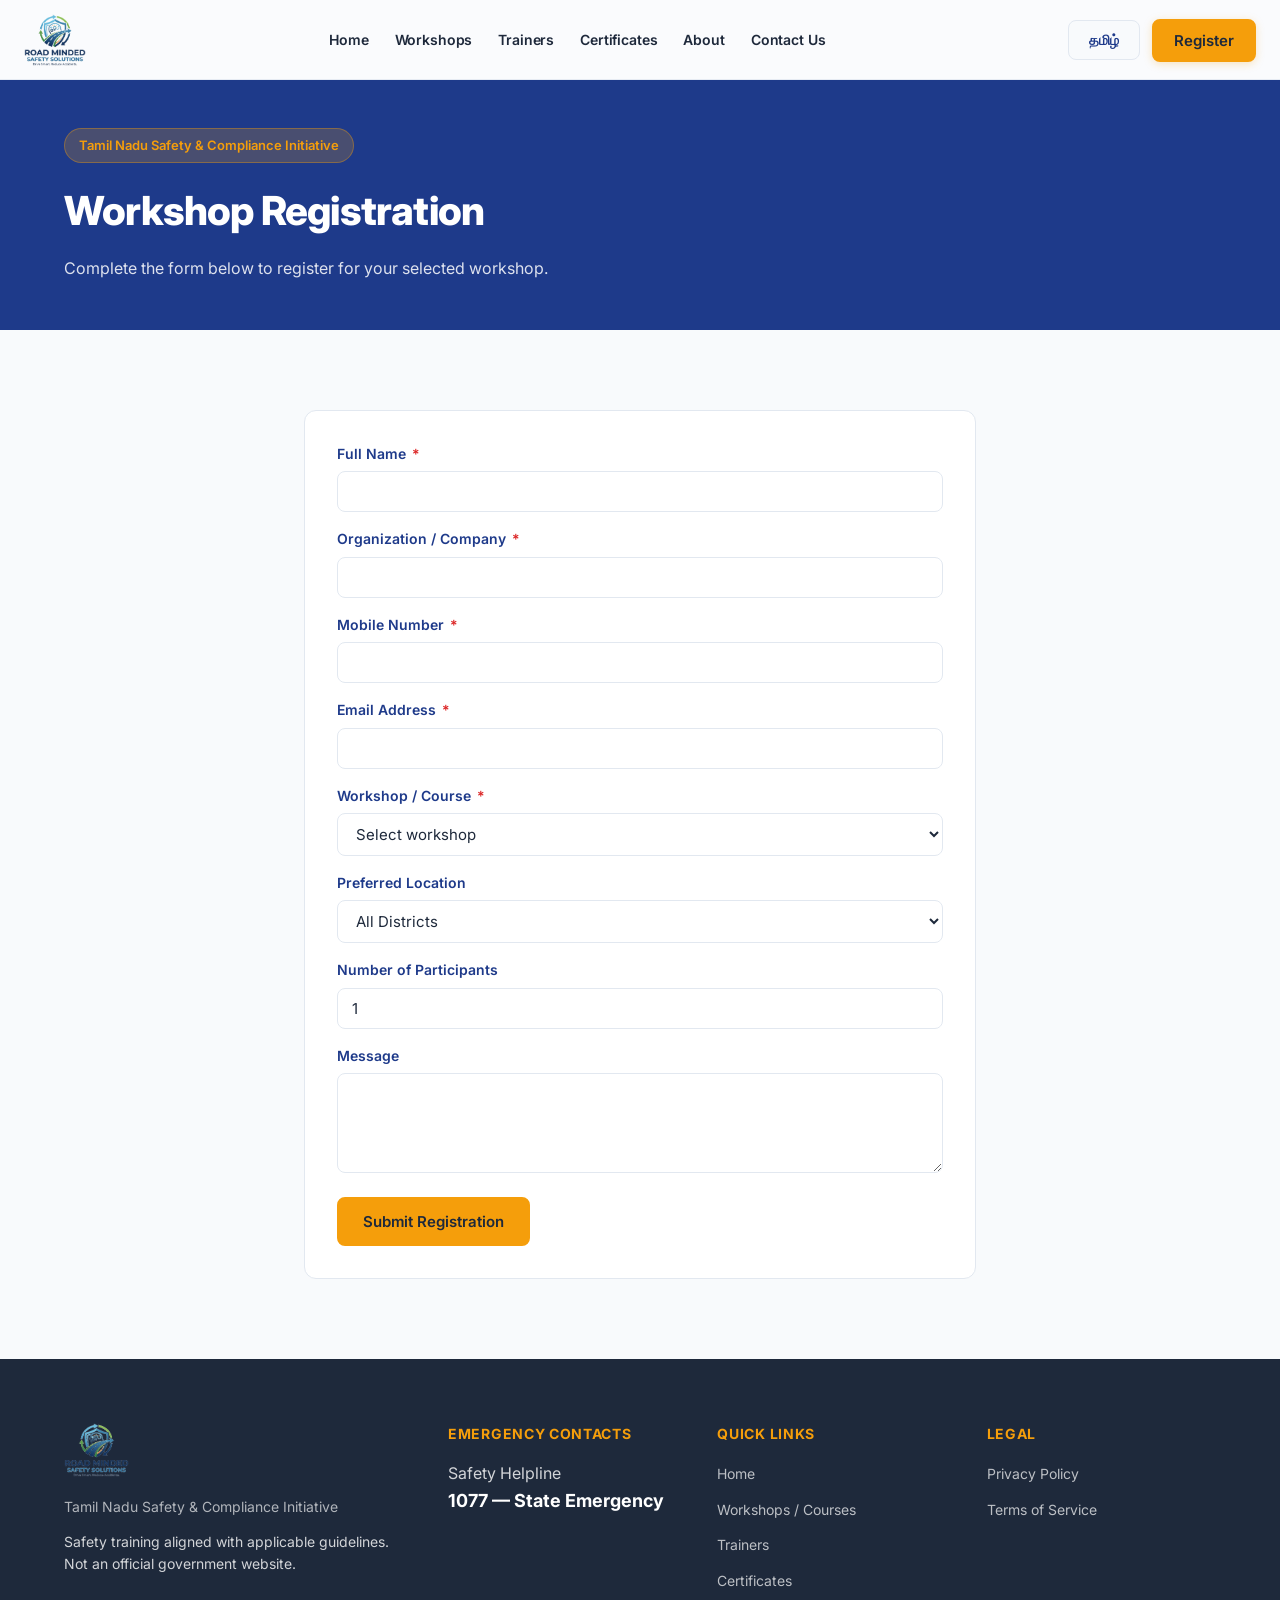
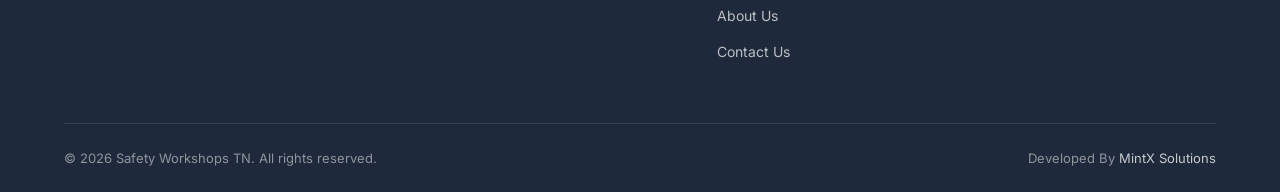
<file: register.html>
<!DOCTYPE html>
<html lang="en">
<head>
  <meta charset="UTF-8">
  <meta name="viewport" content="width=device-width, initial-scale=1.0">
  <meta name="description" content="Register for a road safety workshop or request corporate driver training with Road Minded Safety Solutions." data-i18n="pages.register.description">
  <meta name="keywords" content="register road safety workshop, corporate driver training registration, Road Minded Safety Solutions" data-i18n="pages.register.keywords">
  <meta name="robots" content="index, follow">
  <link rel="canonical" href="https://roadmindedsafetysolutions.com/register.html">
  <meta property="og:title" content="Register for Workshop | Road Minded Safety Solutions">
  <meta property="og:description" content="Register for a road safety workshop or request corporate training with Road Minded Safety Solutions.">
  <meta property="og:url" content="https://roadmindedsafetysolutions.com/register.html">
  <meta property="og:type" content="website">
  <meta property="og:site_name" content="Road Minded Safety Solutions">
  <meta property="og:image" content="https://roadmindedsafetysolutions.com/assets/images/logo-cropped.png">
  <meta name="twitter:card" content="summary_large_image">
  <meta name="twitter:title" content="Register for Workshop | Road Minded Safety Solutions">
  <meta name="twitter:description" content="Register for road safety workshops with Road Minded Safety Solutions.">
  <meta name="twitter:image" content="https://roadmindedsafetysolutions.com/assets/images/logo-cropped.png">
  <title data-i18n="pages.register.title">Register for Workshop | Road Minded Safety Solutions</title>
  <link rel="preconnect" href="https://fonts.googleapis.com">
  <link rel="preconnect" href="https://fonts.gstatic.com" crossorigin>
  <link href="https://fonts.googleapis.com/css2?family=Inter:wght@400;500;600;700;800&display=swap" rel="stylesheet">
  <link rel="stylesheet" href="css/styles.css">
  <link rel="icon" type="image/png" sizes="32x32" href="assets/images/favicon-32.png">
</head>
<body data-page="register">

  <div id="site-header"></div>

  <main>
    <section class="page-hero">
      <div class="container">
        <span class="page-hero-badge" data-i18n="hero.badge">Tamil Nadu Safety & Compliance Initiative</span>
        <h1 data-i18n="register.title">Workshop Registration</h1>
        <p data-i18n="register.subtitle">Complete the form below to register for your selected workshop or request corporate training.</p>
      </div>
    </section>

    <section class="section">
      <div class="container container-narrow">
        <div class="register-page-card reveal card-3d">
          <div id="register-page-success" class="form-success" role="status"></div>
          <form id="register-page-form" class="register-page-form" novalidate>
            <div class="form-group">
              <label for="rp-name"><span data-i18n="register.fullName">Full Name</span> <span class="required" aria-hidden="true">*</span></label>
              <input type="text" id="rp-name" autocomplete="name" required>
              <span class="form-error" role="alert"></span>
            </div>
            <div class="form-group">
              <label for="rp-org"><span data-i18n="register.organization">Company / Organization</span> <span class="required" aria-hidden="true">*</span></label>
              <input type="text" id="rp-org" autocomplete="organization" required>
              <span class="form-error" role="alert"></span>
            </div>
            <div class="form-row">
              <div class="form-group">
                <label for="rp-mobile"><span data-i18n="register.mobile">Mobile Number</span> <span class="required" aria-hidden="true">*</span></label>
                <input type="tel" id="rp-mobile" autocomplete="tel" inputmode="numeric" required>
                <span class="form-error" role="alert"></span>
              </div>
              <div class="form-group">
                <label for="rp-email"><span data-i18n="register.email">Email Address</span> <span class="required" aria-hidden="true">*</span></label>
                <input type="email" id="rp-email" autocomplete="email" required>
                <span class="form-error" role="alert"></span>
              </div>
            </div>
            <div class="form-group">
              <label for="rp-workshop"><span data-i18n="pages.register.formWorkshop">Workshop / Course</span> <span class="required" aria-hidden="true">*</span></label>
              <select id="rp-workshop" required></select>
              <span class="form-error" role="alert"></span>
            </div>
            <div class="form-row">
              <div class="form-group">
                <label for="rp-location"><span data-i18n="pages.register.formLocation">Preferred Location</span></label>
                <select id="rp-location"></select>
              </div>
              <div class="form-group">
                <label for="rp-participants"><span data-i18n="pages.register.formParticipants">Number of Participants</span></label>
                <input type="number" id="rp-participants" min="1" max="500" value="1">
              </div>
            </div>
            <div class="form-group">
              <label for="rp-message"><span data-i18n="pages.register.formMessage">Message</span></label>
              <textarea id="rp-message" rows="4"></textarea>
            </div>
            <button type="submit" class="btn btn-primary btn-full" data-i18n="register.submit">Submit Registration</button>
          </form>
        </div>
      </div>
    </section>
  </main>

  <div id="site-footer"></div>
  <div id="site-modals"></div>

  <script src="js/i18n.js"></script>
  <script src="js/data.js"></script>
  <script src="js/layout.js"></script>
  <script src="js/main.js"></script>
</body>
</html>
</file>
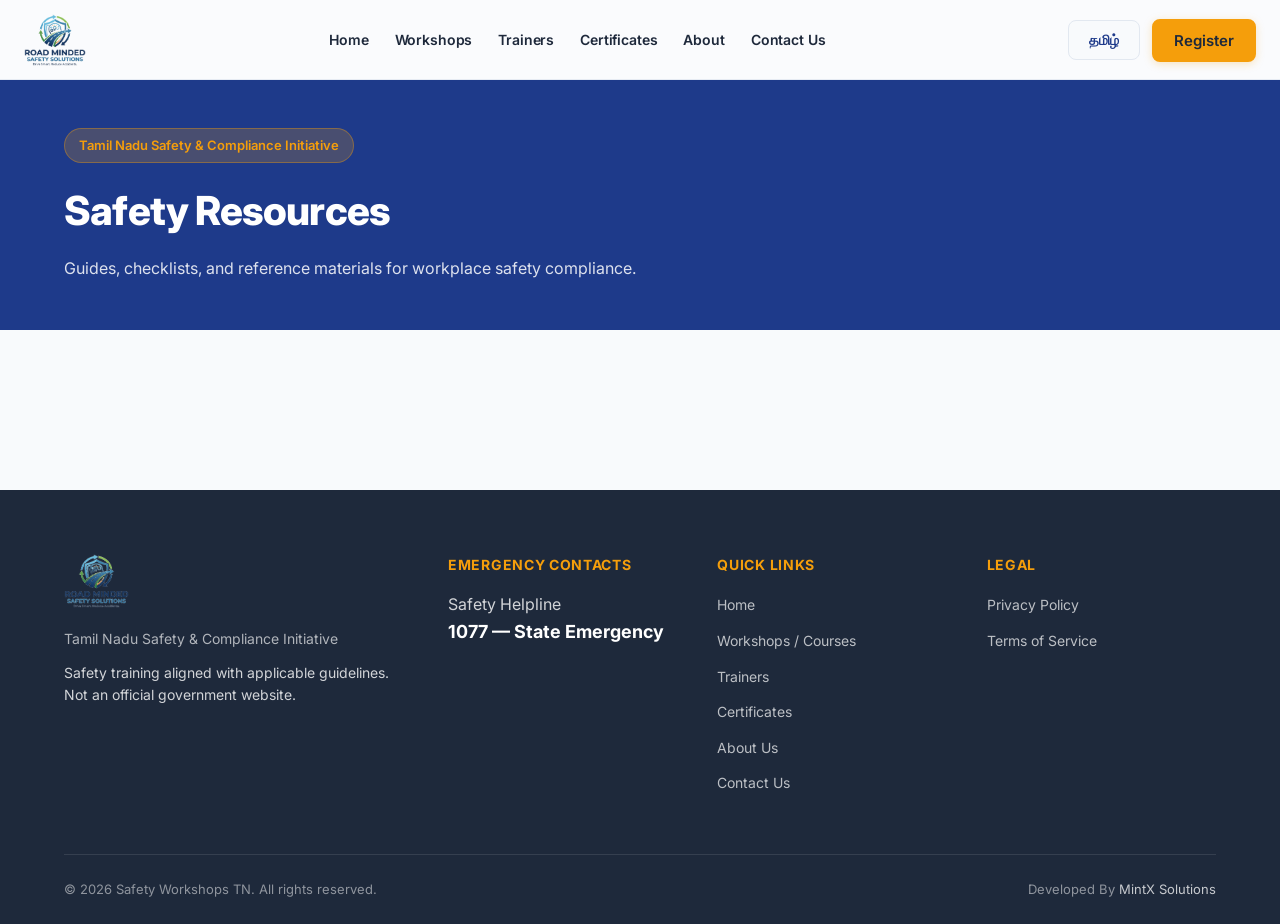
<file: resources.html>
<!DOCTYPE html>
<html lang="en">
<head>
  <meta charset="UTF-8">
  <meta name="viewport" content="width=device-width, initial-scale=1.0">
  <meta name="description" content="Road safety guides, reference materials, and resources from Road Minded Safety Solutions." data-i18n="pages.resources.description">
  <meta name="keywords" content="road safety resources, safety guides, driver safety materials, Road Minded Safety Solutions" data-i18n="pages.resources.keywords">
  <meta name="robots" content="index, follow">
  <link rel="canonical" href="https://roadmindedsafetysolutions.com/resources.html">
  <meta property="og:title" content="Safety Resources | Road Minded Safety Solutions">
  <meta property="og:description" content="Road safety guides and resources from Road Minded Safety Solutions.">
  <meta property="og:url" content="https://roadmindedsafetysolutions.com/resources.html">
  <meta property="og:type" content="website">
  <meta property="og:site_name" content="Road Minded Safety Solutions">
  <meta property="og:image" content="https://roadmindedsafetysolutions.com/assets/images/logo-cropped.png">
  <meta name="twitter:card" content="summary_large_image">
  <meta name="twitter:title" content="Safety Resources | Road Minded Safety Solutions">
  <meta name="twitter:description" content="Road safety resources from Road Minded Safety Solutions.">
  <meta name="twitter:image" content="https://roadmindedsafetysolutions.com/assets/images/logo-cropped.png">
  <title data-i18n="pages.resources.title">Safety Resources | Road Minded Safety Solutions</title>
  <link rel="preconnect" href="https://fonts.googleapis.com">
  <link rel="preconnect" href="https://fonts.gstatic.com" crossorigin>
  <link href="https://fonts.googleapis.com/css2?family=Inter:wght@400;500;600;700;800&display=swap" rel="stylesheet">
  <link rel="stylesheet" href="css/styles.css">
  <link rel="icon" type="image/png" sizes="32x32" href="assets/images/favicon-32.png">
</head>
<body data-page="resources">

  <div id="site-header"></div>

  <main>
    <section class="page-hero">
      <div class="container">
        <span class="page-hero-badge" data-i18n="hero.badge">Tamil Nadu Safety & Compliance Initiative</span>
        <h1 data-i18n="resources.title">Safety Resources</h1>
        <p data-i18n="resources.subtitle">Guides, checklists, and reference materials for workplace safety compliance.</p>
      </div>
    </section>

    <section class="section">
      <div class="container">
        <div id="resources-grid" class="resources-grid resources-grid--full" role="list"></div>
      </div>
    </section>
  </main>

  <div id="site-footer"></div>
  <div id="site-modals"></div>

  <script src="js/i18n.js"></script>
  <script src="js/data.js"></script>
  <script src="js/layout.js"></script>
  <script src="js/main.js"></script>
</body>
</html>
</file>
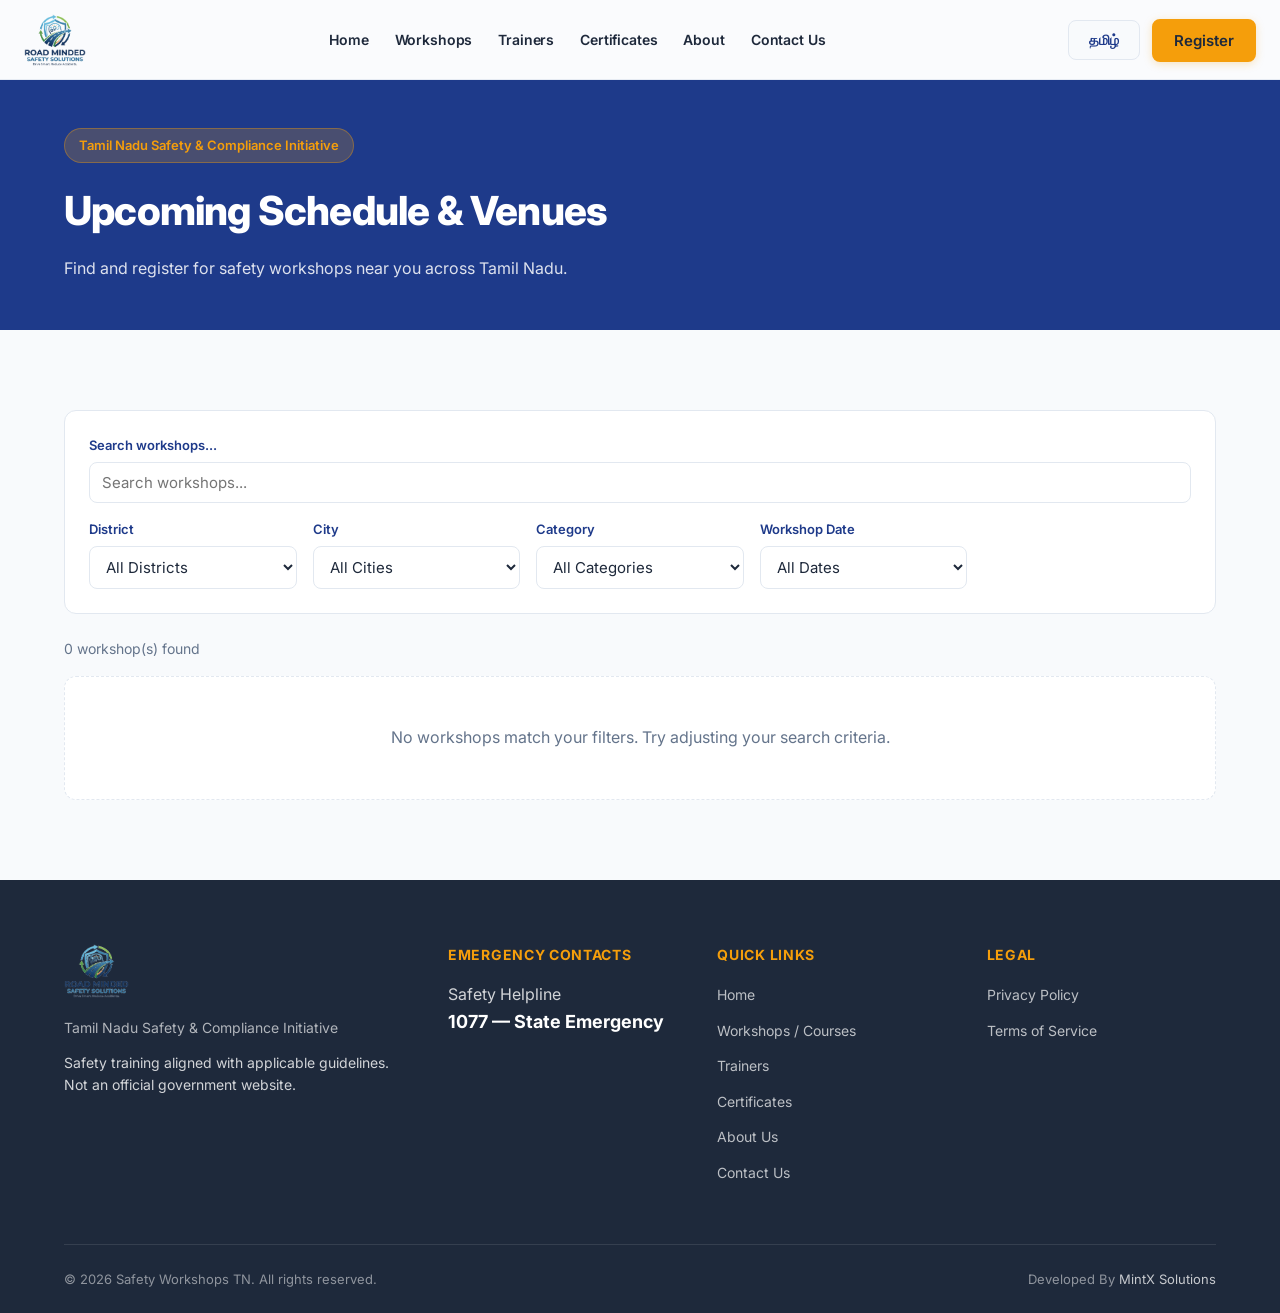
<file: schedule.html>
<!DOCTYPE html>
<html lang="en">
<head>
  <meta charset="UTF-8">
  <meta name="viewport" content="width=device-width, initial-scale=1.0">
  <meta name="description" content="View upcoming road safety workshop schedules and venues with Road Minded Safety Solutions across Tamil Nadu." data-i18n="pages.schedule.description">
  <meta name="keywords" content="road safety workshop schedule, training venues, Tamil Nadu workshops, Road Minded Safety Solutions" data-i18n="pages.schedule.keywords">
  <meta name="robots" content="index, follow">
  <link rel="canonical" href="https://roadmindedsafetysolutions.com/schedule.html">
  <meta property="og:title" content="Workshop Schedule & Venues | Road Minded Safety Solutions">
  <meta property="og:description" content="Upcoming road safety workshop schedules and venues from Road Minded Safety Solutions.">
  <meta property="og:url" content="https://roadmindedsafetysolutions.com/schedule.html">
  <meta property="og:type" content="website">
  <meta property="og:site_name" content="Road Minded Safety Solutions">
  <meta property="og:image" content="https://roadmindedsafetysolutions.com/assets/images/logo-cropped.png">
  <meta name="twitter:card" content="summary_large_image">
  <meta name="twitter:title" content="Workshop Schedule & Venues | Road Minded Safety Solutions">
  <meta name="twitter:description" content="Workshop schedule and venues — Road Minded Safety Solutions.">
  <meta name="twitter:image" content="https://roadmindedsafetysolutions.com/assets/images/logo-cropped.png">
  <title data-i18n="pages.schedule.title">Workshop Schedule & Venues | Road Minded Safety Solutions</title>
  <link rel="preconnect" href="https://fonts.googleapis.com">
  <link rel="preconnect" href="https://fonts.gstatic.com" crossorigin>
  <link href="https://fonts.googleapis.com/css2?family=Inter:wght@400;500;600;700;800&display=swap" rel="stylesheet">
  <link rel="stylesheet" href="css/styles.css">
  <link rel="icon" type="image/png" sizes="32x32" href="assets/images/favicon-32.png">
</head>
<body data-page="schedule">

  <div id="site-header"></div>

  <main>
    <section class="page-hero">
      <div class="container">
        <span class="page-hero-badge" data-i18n="hero.badge">Tamil Nadu Safety & Compliance Initiative</span>
        <h1 data-i18n="schedule.title">Upcoming Schedule & Venues</h1>
        <p data-i18n="schedule.subtitle">Find and register for safety workshops near you across Tamil Nadu.</p>
      </div>
    </section>

    <section class="section">
      <div class="container">
        <div class="schedule-filters reveal" role="search" aria-label="Filter workshops">
          <div class="filter-group filter-search">
            <label for="filter-search" data-i18n="schedule.searchPlaceholder">Search workshops</label>
            <input type="search" id="filter-search" data-i18n-placeholder="schedule.searchPlaceholder" placeholder="Search workshops...">
          </div>
          <div class="filter-group">
            <label for="filter-district" data-i18n="schedule.filterDistrict">District</label>
            <select id="filter-district" aria-label="Filter by district"></select>
          </div>
          <div class="filter-group">
            <label for="filter-city" data-i18n="schedule.filterCity">City</label>
            <select id="filter-city" aria-label="Filter by city"></select>
          </div>
          <div class="filter-group">
            <label for="filter-category" data-i18n="schedule.filterCategory">Category</label>
            <select id="filter-category" aria-label="Filter by category"></select>
          </div>
          <div class="filter-group">
            <label for="filter-date" data-i18n="schedule.filterDate">Workshop Date</label>
            <select id="filter-date" aria-label="Filter by date"></select>
          </div>
        </div>
        <p id="results-info" class="results-info" aria-live="polite"></p>
        <div id="workshop-list" class="workshop-list" role="list"></div>
      </div>
    </section>
  </main>

  <div id="site-footer"></div>
  <div id="site-modals"></div>

  <script src="js/i18n.js"></script>
  <script src="js/data.js"></script>
  <script src="js/layout.js"></script>
  <script src="js/main.js"></script>
</body>
</html>
</file>
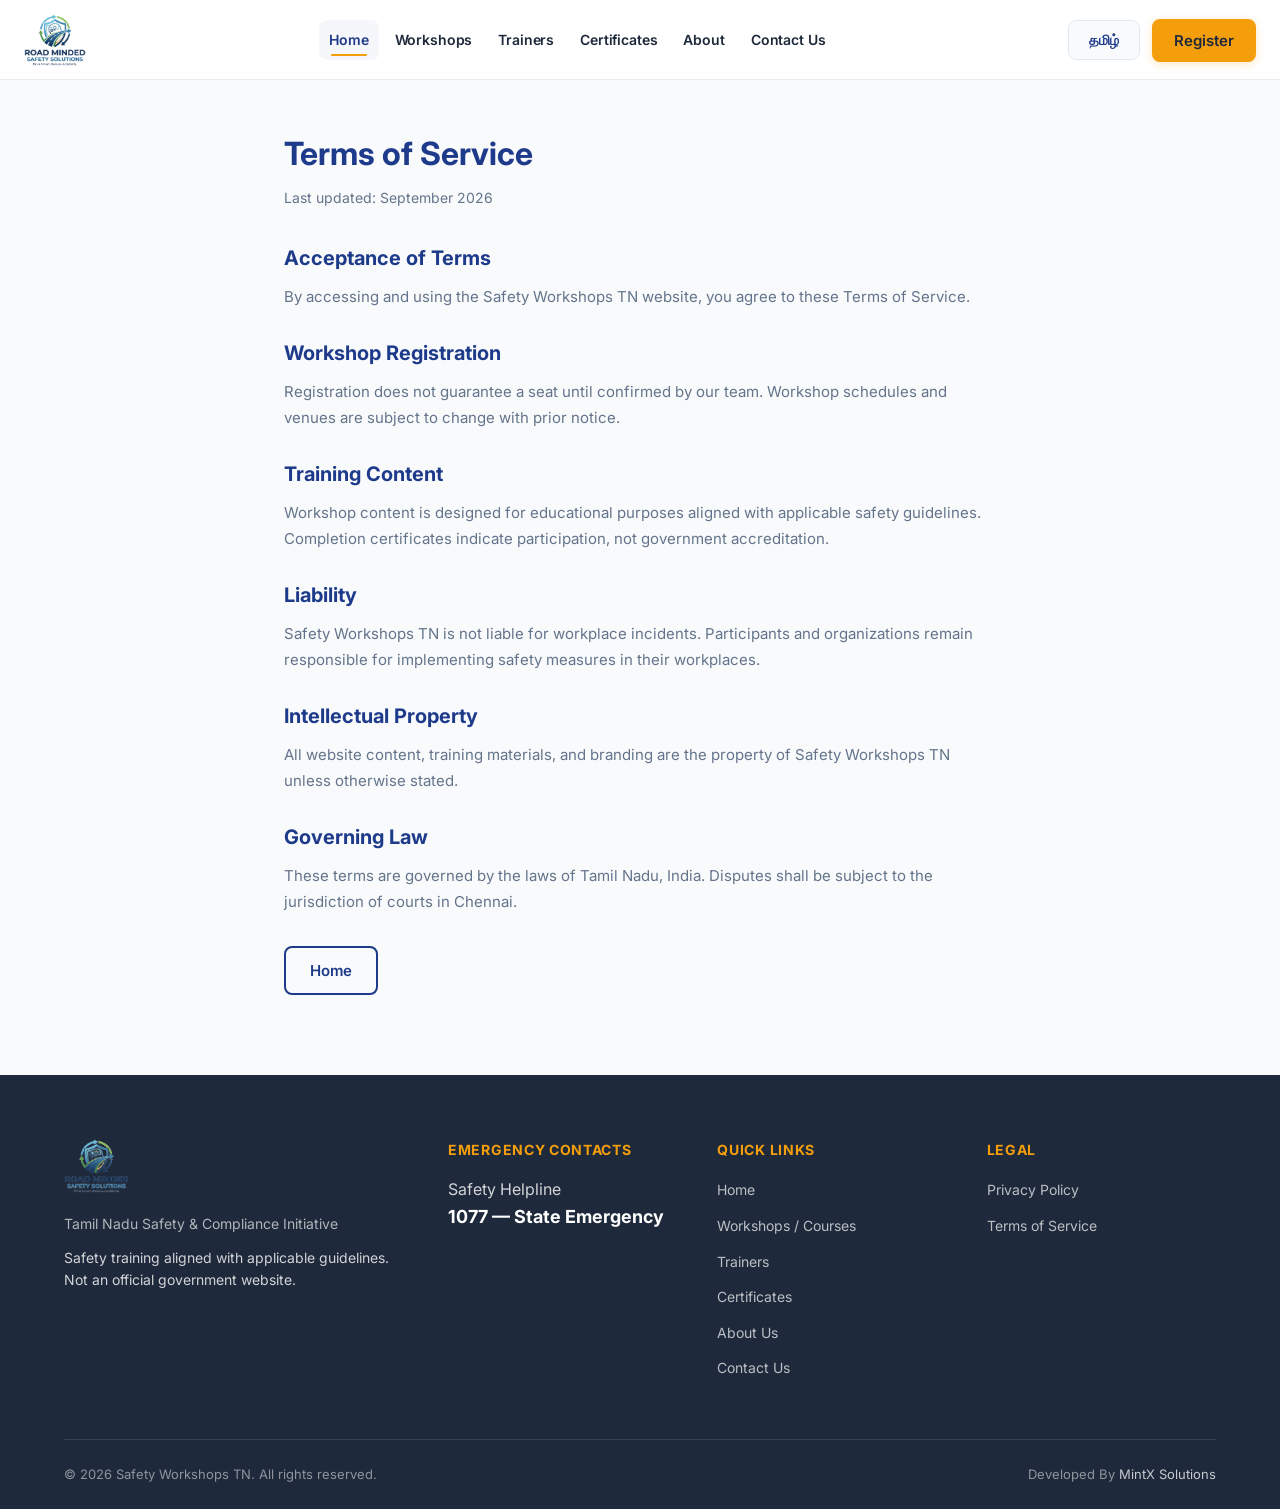
<file: terms.html>
<!DOCTYPE html>
<html lang="en">
<head>
  <meta charset="UTF-8">
  <meta name="viewport" content="width=device-width, initial-scale=1.0">
  <meta name="description" content="Terms of Service for using the Road Minded Safety Solutions website, workshop registration, and training programmes." data-i18n="terms.seoDescription">
  <meta name="keywords" content="Road Minded Safety Solutions terms of service, website terms, workshop registration terms" data-i18n="terms.seoKeywords">
  <meta name="robots" content="index, follow">
  <link rel="canonical" href="https://roadmindedsafetysolutions.com/terms.html">
  <meta property="og:title" content="Terms of Service | Road Minded Safety Solutions">
  <meta property="og:description" content="Terms of Service for Road Minded Safety Solutions website and workshops.">
  <meta property="og:url" content="https://roadmindedsafetysolutions.com/terms.html">
  <meta property="og:type" content="website">
  <meta property="og:site_name" content="Road Minded Safety Solutions">
  <meta property="og:image" content="https://roadmindedsafetysolutions.com/assets/images/logo-cropped.png">
  <meta name="twitter:card" content="summary">
  <meta name="twitter:title" content="Terms of Service | Road Minded Safety Solutions">
  <meta name="twitter:description" content="Terms of Service for Road Minded Safety Solutions.">
  <title data-i18n="terms.seoTitle">Terms of Service | Road Minded Safety Solutions</title>
  <link rel="preconnect" href="https://fonts.googleapis.com">
  <link rel="preconnect" href="https://fonts.gstatic.com" crossorigin>
  <link href="https://fonts.googleapis.com/css2?family=Inter:wght@400;500;600;700;800&display=swap" rel="stylesheet">
  <link rel="stylesheet" href="css/styles.css">
  <link rel="icon" type="image/png" sizes="32x32" href="assets/images/favicon-32.png">
</head>
<body data-legal-page="terms">

  <div id="site-header"></div>

  <main class="legal-page">
    <div class="container legal-content">
      <h1 data-i18n="terms.title">Terms of Service</h1>
      <p class="legal-updated" data-i18n="terms.lastUpdated">Last updated: September 2026</p>
      <div id="legal-sections"></div>
      <p style="margin-top:32px"><a href="index.html" class="btn btn-outline" data-i18n="nav.home">← Home</a></p>
    </div>
  </main>

  <div id="site-footer"></div>

  <script src="js/i18n.js"></script>
  <script src="js/data.js"></script>
  <script src="js/layout.js"></script>
  <script src="js/main.js"></script>
</body>
</html>
</file>
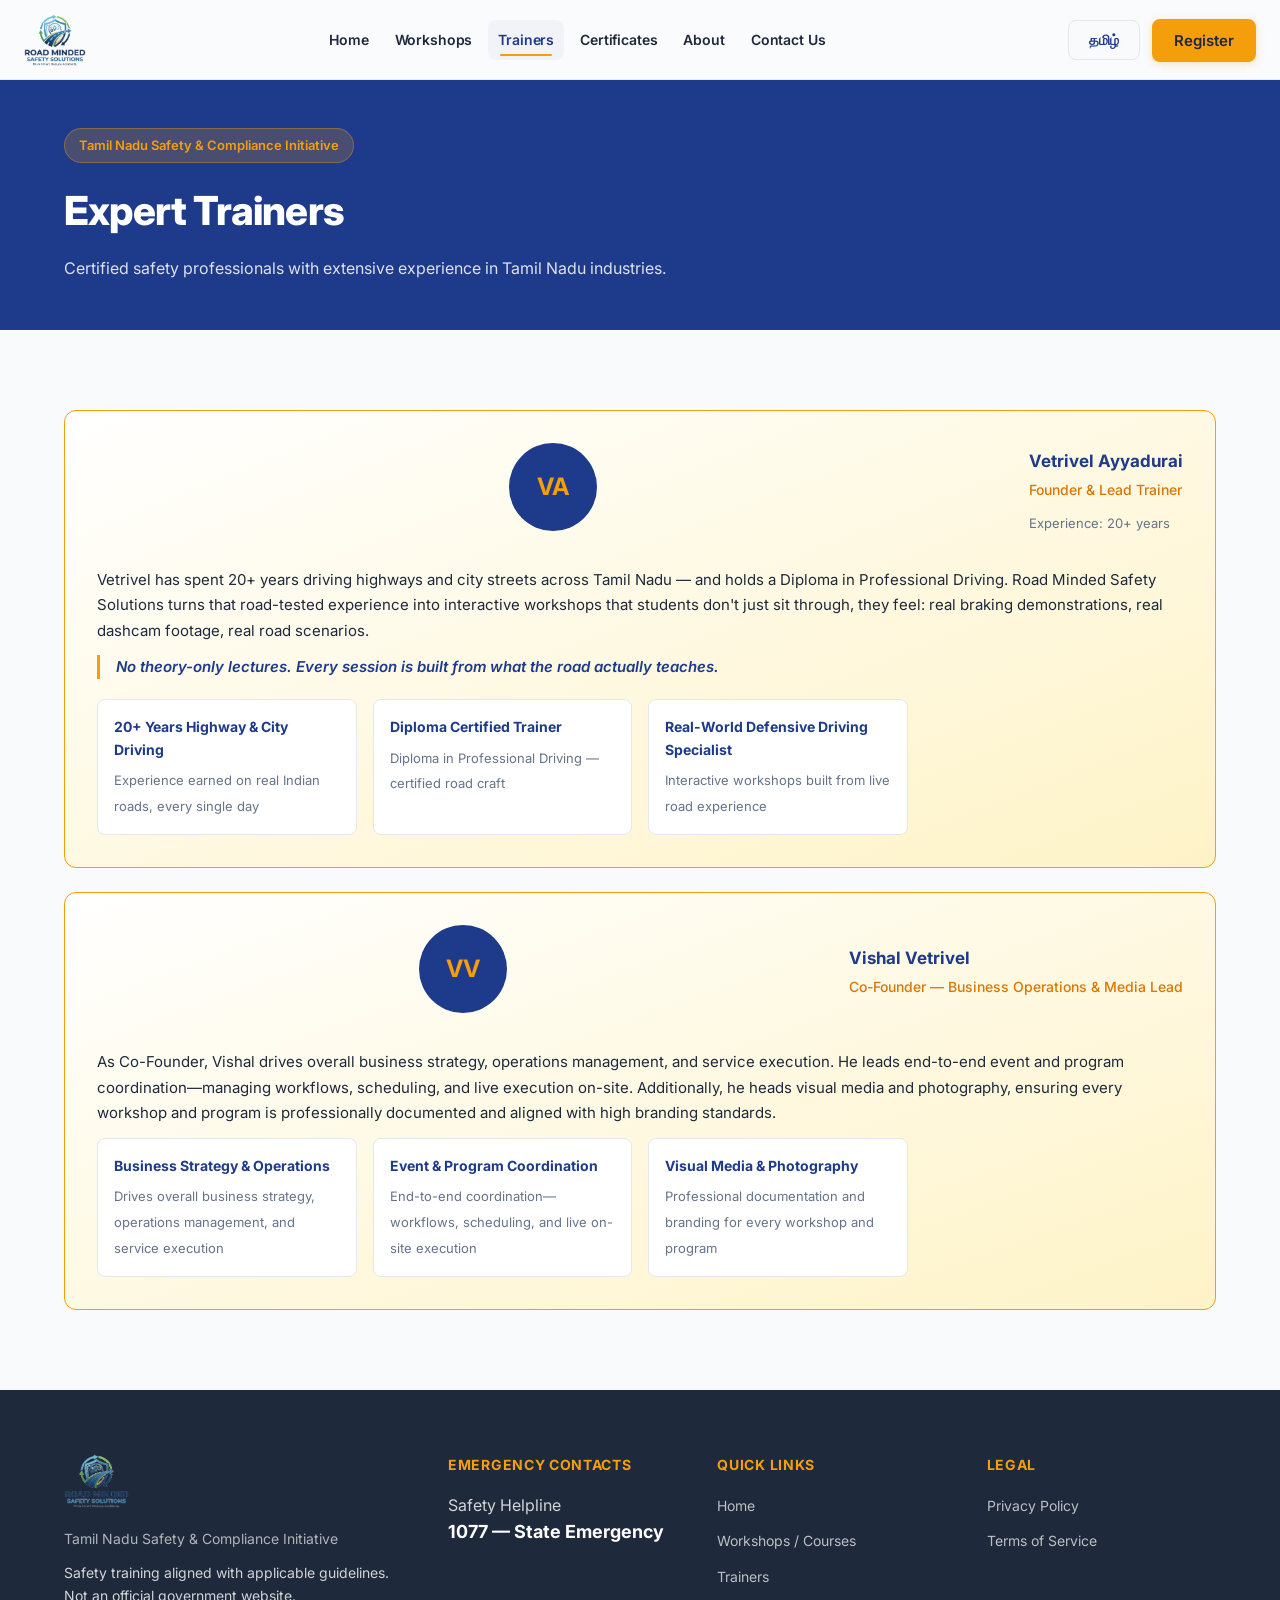
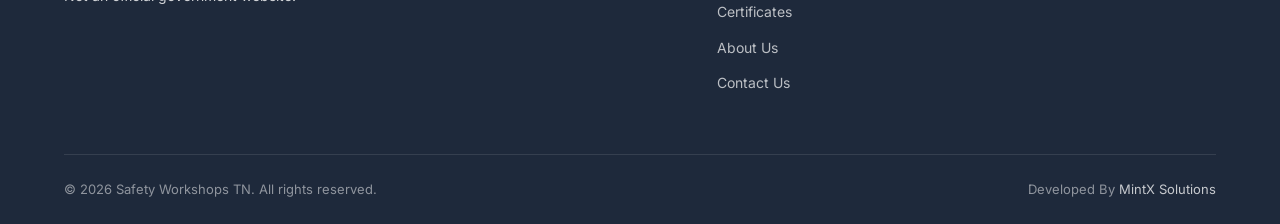
<file: trainers.html>
<!DOCTYPE html>
<html lang="en">
<head>
  <meta charset="UTF-8">
  <meta name="viewport" content="width=device-width, initial-scale=1.0">
  <meta name="description" content="Meet the road safety trainers and specialists who deliver workshops and corporate training for Road Minded Safety Solutions." data-i18n="pages.trainers.description">
  <meta name="keywords" content="road safety trainers, driver training experts, Road Minded Safety Solutions trainers" data-i18n="pages.trainers.keywords">
  <meta name="robots" content="index, follow">
  <link rel="canonical" href="https://roadmindedsafetysolutions.com/trainers.html">
  <meta property="og:title" content="Expert Trainers | Road Minded Safety Solutions">
  <meta property="og:description" content="Meet the road safety trainers who deliver workshops for Road Minded Safety Solutions.">
  <meta property="og:url" content="https://roadmindedsafetysolutions.com/trainers.html">
  <meta property="og:type" content="website">
  <meta property="og:site_name" content="Road Minded Safety Solutions">
  <meta property="og:image" content="https://roadmindedsafetysolutions.com/assets/images/logo-cropped.png">
  <meta name="twitter:card" content="summary_large_image">
  <meta name="twitter:title" content="Expert Trainers | Road Minded Safety Solutions">
  <meta name="twitter:description" content="Road safety trainers and specialists at Road Minded Safety Solutions.">
  <meta name="twitter:image" content="https://roadmindedsafetysolutions.com/assets/images/logo-cropped.png">
  <title data-i18n="pages.trainers.title">Expert Trainers | Road Minded Safety Solutions</title>
  <link rel="preconnect" href="https://fonts.googleapis.com">
  <link rel="preconnect" href="https://fonts.gstatic.com" crossorigin>
  <link href="https://fonts.googleapis.com/css2?family=Inter:wght@400;500;600;700;800&display=swap" rel="stylesheet">
  <link rel="stylesheet" href="css/styles.css">
  <link rel="icon" type="image/png" sizes="32x32" href="assets/images/favicon-32.png">
</head>
<body data-page="trainers">

  <div id="site-header"></div>

  <main>
    <section class="page-hero">
      <div class="container">
        <span class="page-hero-badge" data-i18n="hero.badge">Tamil Nadu Safety & Compliance Initiative</span>
        <h1 data-i18n="trainers.title">Expert Trainers</h1>
        <p data-i18n="trainers.subtitle">Certified safety professionals with extensive experience in Tamil Nadu industries.</p>
      </div>
    </section>

    <section class="section">
      <div class="container">
        <div id="trainers-grid" class="trainers-grid" role="list"></div>
      </div>
    </section>
  </main>

  <div id="site-footer"></div>
  <div id="site-modals"></div>

  <script src="js/i18n.js"></script>
  <script src="js/data.js"></script>
  <script src="js/layout.js"></script>
  <script src="js/main.js"></script>
</body>
</html>
</file>
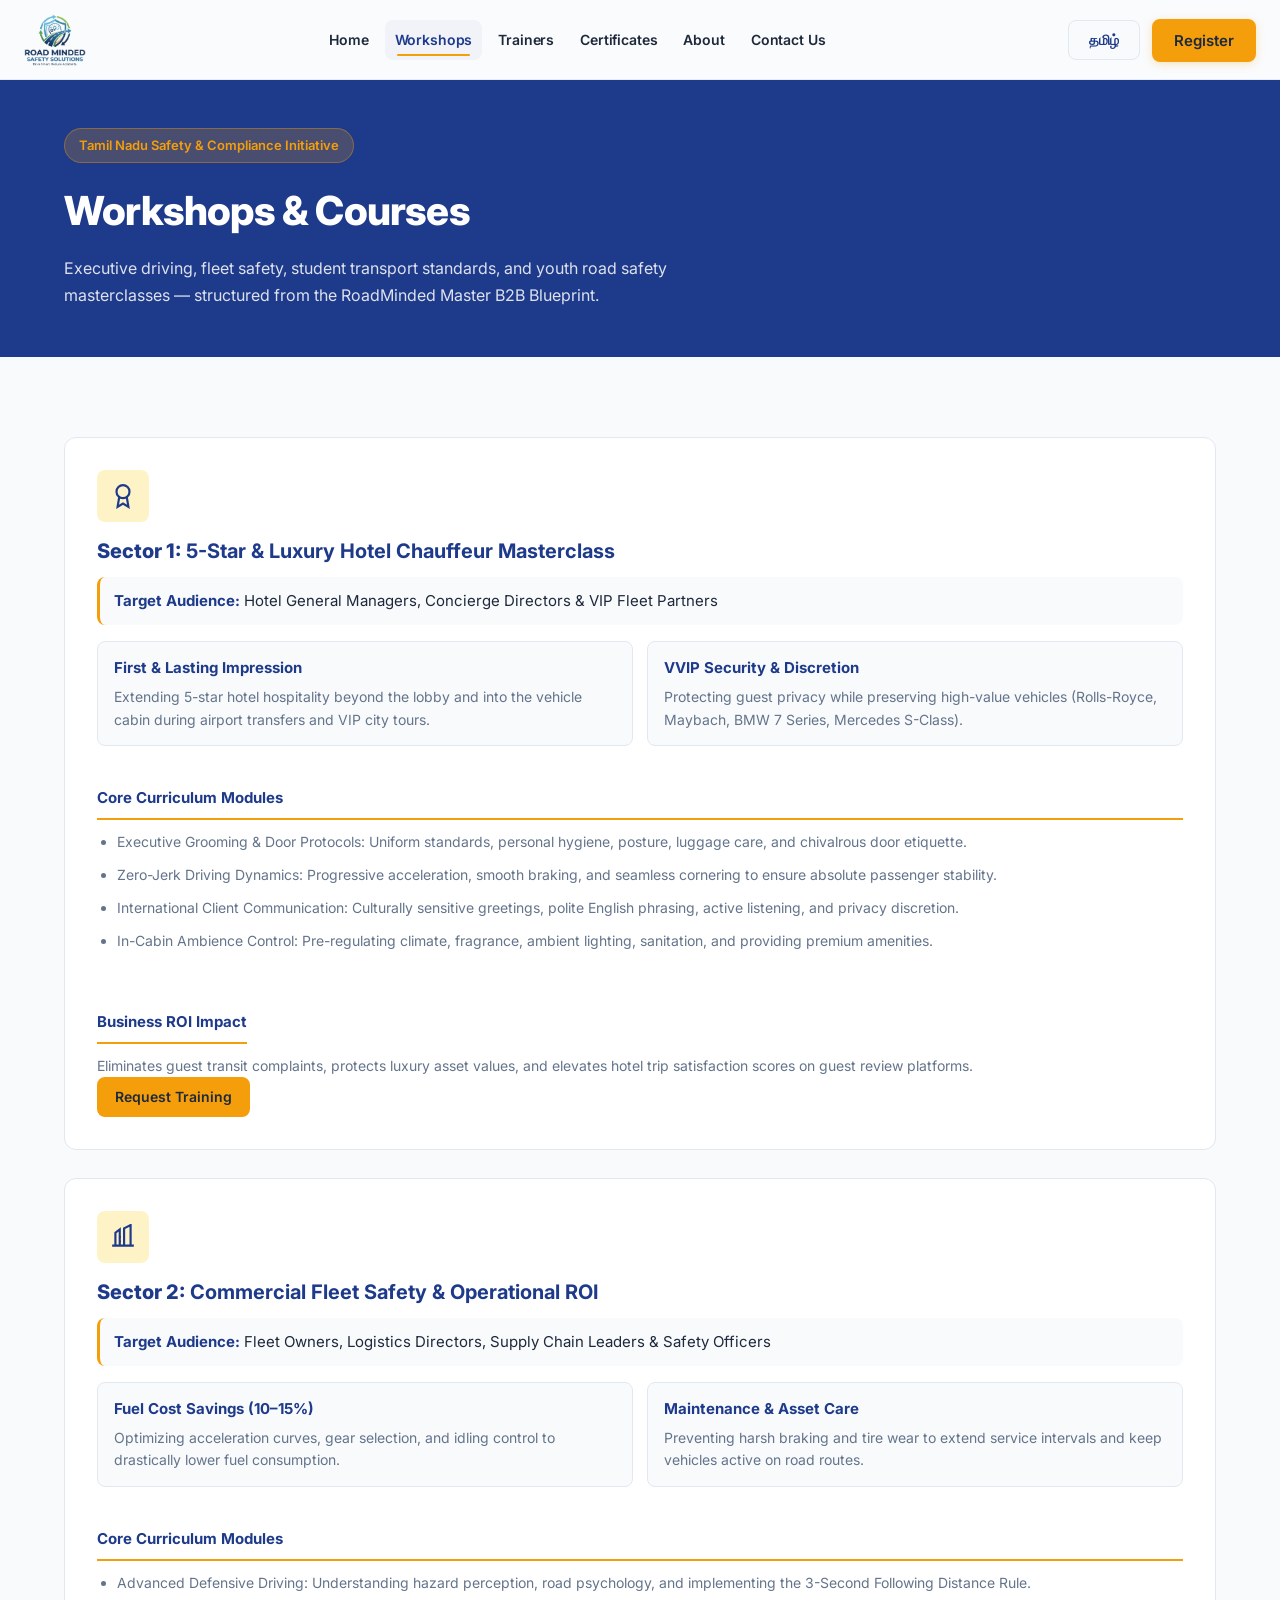
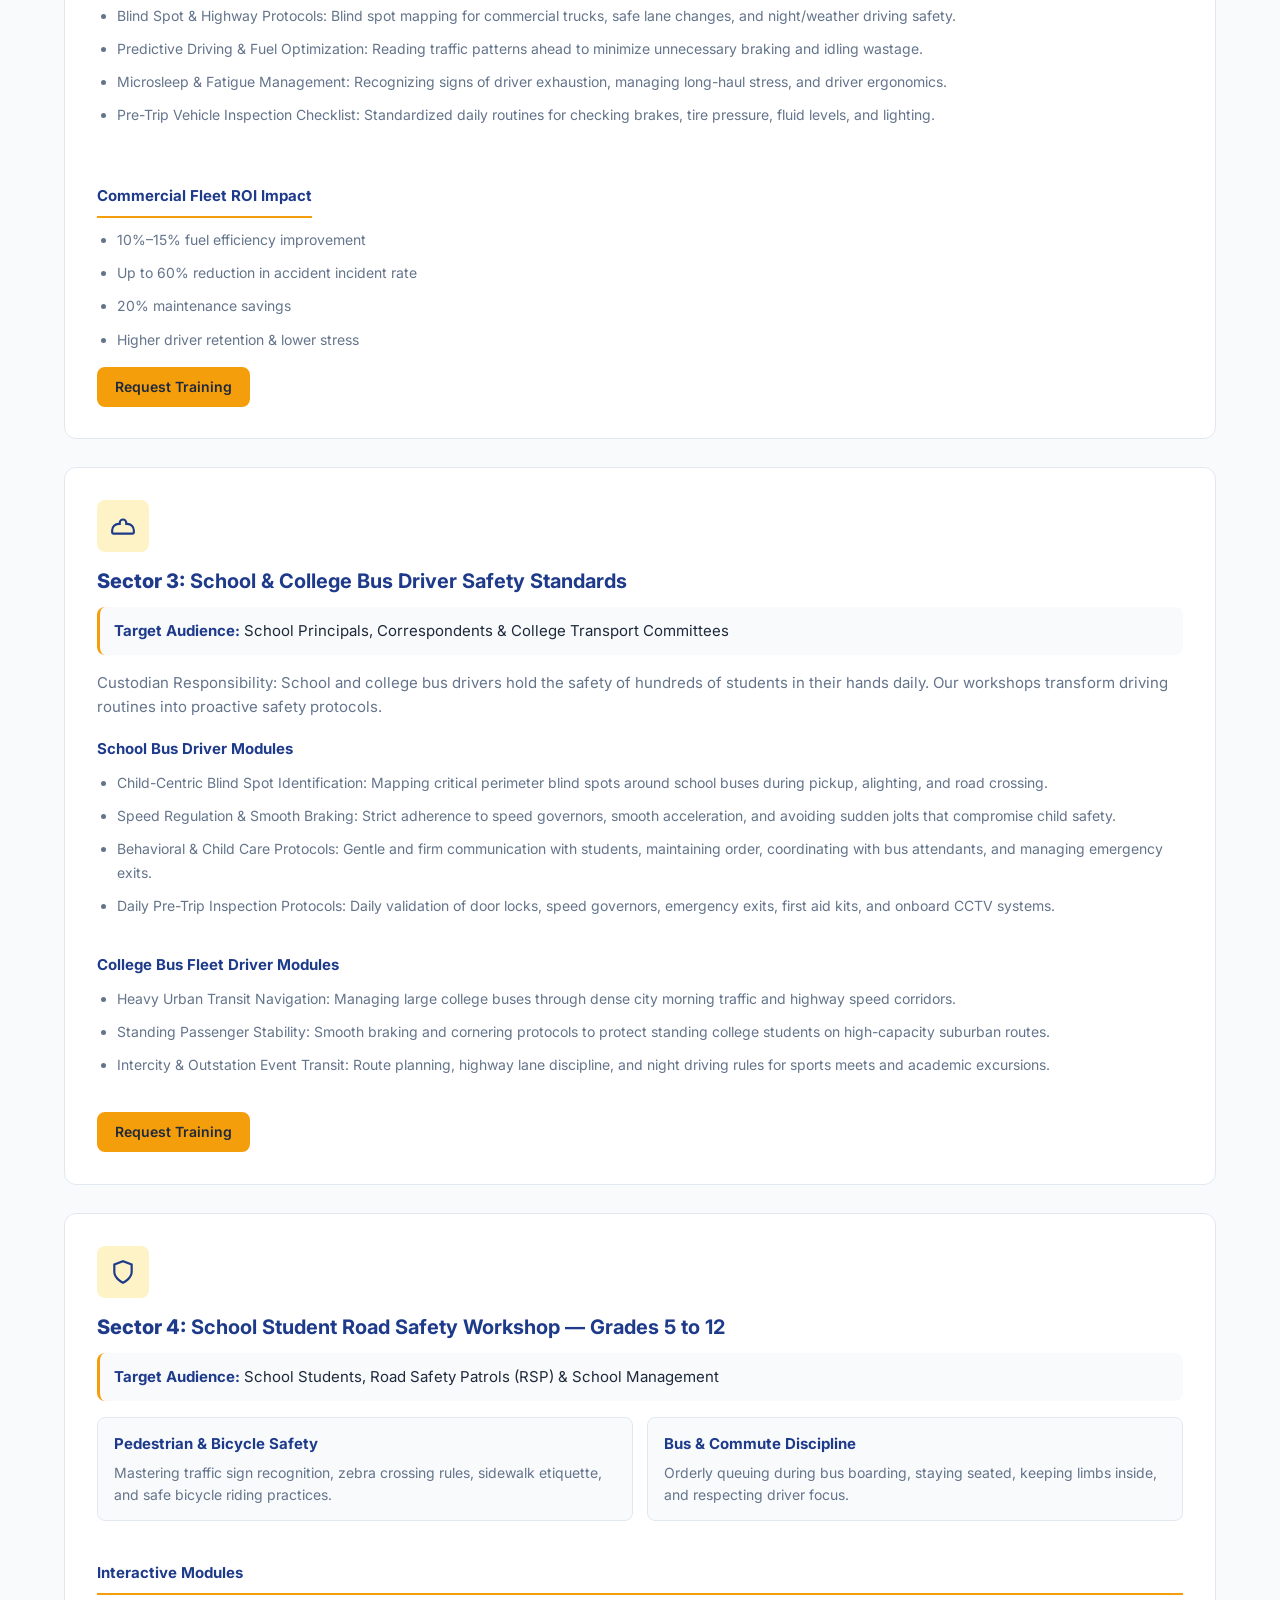
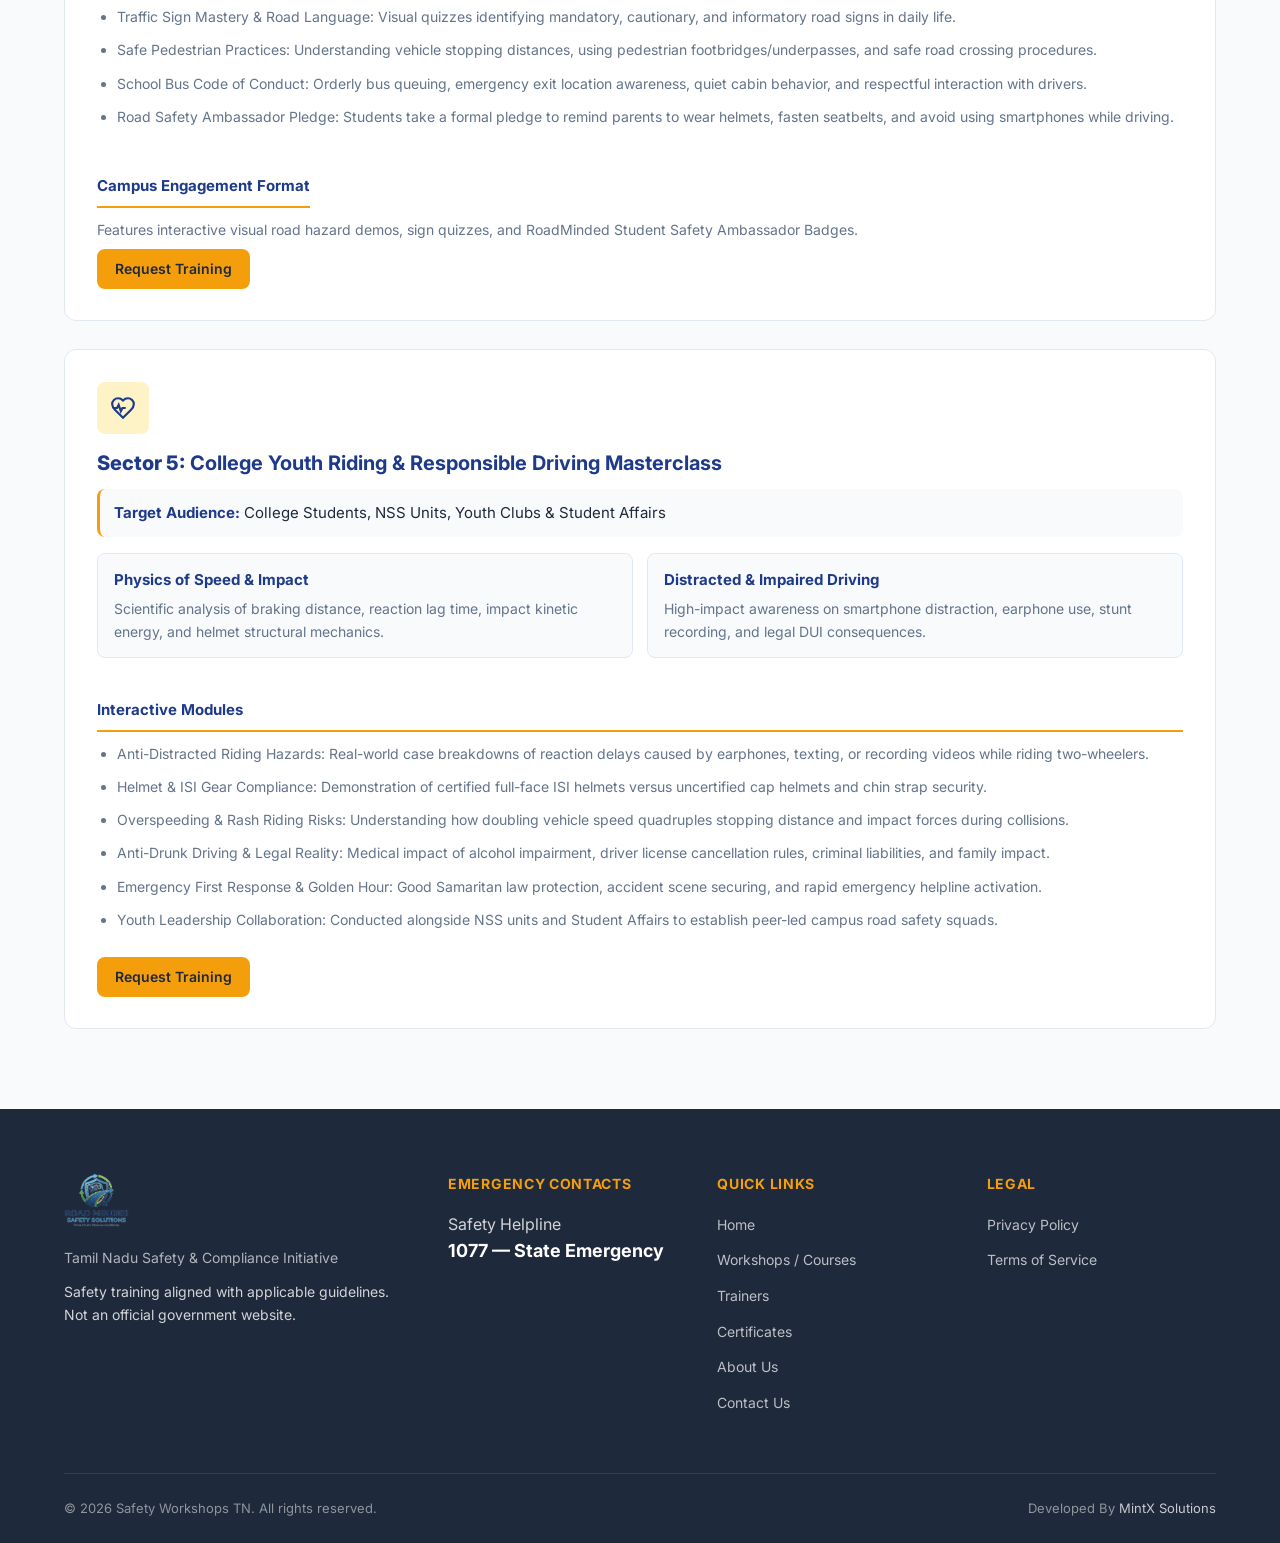
<file: workshops.html>
<!DOCTYPE html>

<html lang="en">

<head>

  <meta charset="UTF-8">

  <meta name="viewport" content="width=device-width, initial-scale=1.0">

  <meta name="description" content="Road safety workshops and courses for chauffeurs, fleet operators, bus drivers, school students, and youth — professional training from Road Minded Safety Solutions." data-i18n="pages.workshops.description">

  <meta name="keywords" content="road safety workshops, driver training, fleet safety, chauffeur training, bus driver safety, Road Minded Safety Solutions" data-i18n="pages.workshops.keywords">

  <meta name="robots" content="index, follow">

  <link rel="canonical" href="https://roadmindedsafetysolutions.com/workshops.html">

  <meta property="og:title" content="Road Safety Training & Workshops | Road Minded Safety Solutions">

  <meta property="og:description" content="Road safety workshops and courses for chauffeurs, fleets, bus drivers, and youth from Road Minded Safety Solutions.">

  <meta property="og:url" content="https://roadmindedsafetysolutions.com/workshops.html">

  <meta property="og:type" content="website">

  <meta property="og:site_name" content="Road Minded Safety Solutions">

  <meta property="og:image" content="https://roadmindedsafetysolutions.com/assets/images/logo-cropped.png">

  <meta name="twitter:card" content="summary_large_image">

  <meta name="twitter:title" content="Road Safety Training & Workshops | Road Minded Safety Solutions">

  <meta name="twitter:description" content="Professional road safety workshops and driver training from Road Minded Safety Solutions.">

  <meta name="twitter:image" content="https://roadmindedsafetysolutions.com/assets/images/logo-cropped.png">

  <title data-i18n="pages.workshops.title">Road Safety Training & Workshops | Road Minded Safety Solutions</title>

  <link rel="preconnect" href="https://fonts.googleapis.com">

  <link rel="preconnect" href="https://fonts.gstatic.com" crossorigin>

  <link href="https://fonts.googleapis.com/css2?family=Inter:wght@400;500;600;700;800&display=swap" rel="stylesheet">

  <link rel="stylesheet" href="css/styles.css">

  <link rel="stylesheet" href="css/workshops-page.css">

  <link rel="icon" type="image/png" sizes="32x32" href="assets/images/favicon-32.png">

</head>

<body data-page="workshops">



  <div id="site-header"></div>



  <main>

    <section class="page-hero">

      <div class="container">

        <span class="page-hero-badge" data-i18n="hero.badge">Tamil Nadu Safety & Compliance Initiative</span>

        <h1 data-i18n="pages.workshops.heading">Workshops & Courses</h1>

        <p data-i18n="pages.workshops.subtitle">Executive driving, fleet safety, student transport standards, and youth road safety masterclasses — structured from the RoadMinded Master B2B Blueprint.</p>

      </div>

    </section>



    <section class="section">

      <div class="container">

        <div id="workshops-page-grid" class="workshops-page-grid" role="list"></div>

      </div>

    </section>

  </main>



  <div id="site-footer"></div>

  <div id="site-modals"></div>



  <script src="js/i18n.js"></script>

  <script src="js/data.js"></script>

  <script src="js/layout.js"></script>

  <script src="js/main.js"></script>

</body>

</html>
</file>
<file: css/styles.css>
/* Safety Workshops TN — Design System */
:root {
  --primary: #F59E0B;
  --primary-dark: #D97706;
  --primary-light: #FEF3C7;
  --secondary: #1E3A8A;
  --secondary-dark: #1E293B;
  --secondary-light: #3B82F6;
  --bg: #F8FAFC;
  --bg-white: #FFFFFF;
  --text: #1E293B;
  --text-muted: #64748B;
  --border: #E2E8F0;
  --success: #059669;
  --error: #DC2626;
  --warning: #D97706;
  --radius: 8px;
  --radius-lg: 12px;
  --shadow-sm: 0 1px 3px rgba(15, 23, 42, 0.08);
  --shadow-md: 0 4px 12px rgba(15, 23, 42, 0.1);
  --shadow-lg: 0 8px 24px rgba(15, 23, 42, 0.12);
  --transition: 0.2s ease;
  --header-height: 80px;
  --container: 1200px;
  --font: 'Inter', 'Roboto', -apple-system, BlinkMacSystemFont, 'Segoe UI', sans-serif;
}

*, *::before, *::after { box-sizing: border-box; margin: 0; padding: 0; }

html {
  scroll-behavior: smooth;
  scroll-padding-top: calc(var(--header-height) + 16px);
}

body {
  font-family: var(--font);
  background: var(--bg);
  color: var(--text);
  line-height: 1.6;
  overflow-x: hidden;
  -webkit-font-smoothing: antialiased;
}

img { max-width: 100%; height: auto; display: block; }

a { color: var(--secondary); text-decoration: none; transition: color var(--transition); }
a:hover { color: var(--primary-dark); }

.container {
  width: 100%;
  max-width: var(--container);
  margin: 0 auto;
  padding: 0 24px;
}

.section {
  padding: 80px 0;
}

.section-header {
  text-align: center;
  max-width: 720px;
  margin: 0 auto 48px;
}

.section-header h2 {
  font-size: clamp(1.75rem, 3vw, 2.25rem);
  font-weight: 700;
  color: var(--secondary);
  margin-bottom: 12px;
  letter-spacing: -0.02em;
}

.section-header.reveal.visible h2 {
  animation: sectionTitleIn 0.6s ease forwards;
}

@keyframes sectionTitleIn {
  from { opacity: 0; transform: translateY(12px); }
  to { opacity: 1; transform: translateY(0); }
}

.section-header p {
  font-size: 1.05rem;
  color: var(--text-muted);
}

.section-disclaimer {
  font-size: 0.875rem;
  color: var(--text-muted);
  margin-top: 12px;
  font-style: italic;
}

/* Buttons */
.btn {
  display: inline-flex;
  align-items: center;
  justify-content: center;
  gap: 8px;
  padding: 12px 24px;
  font-size: 0.9375rem;
  font-weight: 600;
  font-family: inherit;
  border-radius: var(--radius);
  border: 2px solid transparent;
  cursor: pointer;
  transition: all var(--transition);
  text-decoration: none;
  white-space: nowrap;
  line-height: 1.4;
}

.btn:focus-visible {
  outline: 2px solid var(--primary);
  outline-offset: 2px;
}

.btn-primary {
  background: var(--primary);
  color: var(--secondary-dark);
  border-color: var(--primary);
}

.btn-primary:hover {
  background: var(--primary-dark);
  border-color: var(--primary-dark);
  color: var(--secondary-dark);
  transform: translateY(-1px);
  box-shadow: var(--shadow-md);
}

.btn-secondary {
  background: var(--secondary);
  color: #fff;
  border-color: var(--secondary);
}

.btn-secondary:hover {
  background: var(--secondary-dark);
  border-color: var(--secondary-dark);
  color: #fff;
  transform: translateY(-1px);
}

.btn-outline {
  background: transparent;
  color: var(--secondary);
  border-color: var(--secondary);
}

.btn-outline:hover {
  background: var(--secondary);
  color: #fff;
}

.btn-ghost {
  background: rgba(255,255,255,0.15);
  color: #fff;
  border-color: rgba(255,255,255,0.4);
}

.btn-ghost:hover {
  background: rgba(255,255,255,0.25);
  color: #fff;
}

.btn-sm { padding: 8px 16px; font-size: 0.875rem; }
.btn:disabled, .btn.disabled {
  opacity: 0.5;
  cursor: not-allowed;
  transform: none !important;
}

/* Header */
.site-header {
  position: fixed;
  top: 0;
  left: 0;
  right: 0;
  z-index: 1000;
  background: rgba(255, 255, 255, 0.98);
  backdrop-filter: blur(8px);
  -webkit-backdrop-filter: blur(8px);
  border-bottom: 1px solid rgba(226, 232, 240, 0.8);
  height: var(--header-height);
  transition: box-shadow var(--transition);
  animation: headerSlideDown 0.45s ease forwards;
}

@keyframes headerSlideDown {
  from { transform: translateY(-100%); opacity: 0; }
  to { transform: translateY(0); opacity: 1; }
}

.site-header.scrolled {
  box-shadow: 0 4px 20px rgba(15, 23, 42, 0.08);
  border-bottom-color: transparent;
}

.site-header .container {
  max-width: 1440px;
}

.header-inner {
  display: flex;
  align-items: center;
  justify-content: space-between;
  height: var(--header-height);
  gap: 16px;
}

.logo-link {
  display: flex;
  align-items: center;
  gap: 10px;
  text-decoration: none;
  flex-shrink: 0;
  min-width: 0;
}

.site-logo {
  display: block;
  width: auto;
  max-width: 140px;
  height: 52px;
  object-fit: contain;
  object-position: left center;
  flex-shrink: 0;
}

.nav-desktop {
  display: flex;
  align-items: center;
  justify-content: center;
  flex: 1 1 auto;
  flex-wrap: nowrap;
  gap: 6px;
  min-width: 0;
  padding: 0 12px;
  overflow: visible;
}

.nav-desktop a {
  position: relative;
  display: inline-flex;
  align-items: center;
  justify-content: center;
  min-height: 40px;
  padding: 8px 14px;
  font-size: 0.9375rem;
  font-weight: 600;
  color: #1e293b;
  border-radius: var(--radius);
  transition: color var(--transition), background var(--transition);
  white-space: nowrap;
  flex-shrink: 0;
  line-height: 1.25;
  letter-spacing: -0.01em;
}

.nav-label-short { display: none; }

.nav-desktop a::after {
  content: '';
  position: absolute;
  left: 12px;
  right: 12px;
  bottom: 4px;
  height: 2px;
  background: var(--primary);
  border-radius: 2px;
  transform: scaleX(0);
  transition: transform 0.25s ease;
}

.nav-desktop a:hover::after,
.nav-desktop a.active::after {
  transform: scaleX(1);
}

.nav-desktop a:hover,
.nav-desktop a.active {
  color: var(--secondary);
  background: rgba(30, 58, 138, 0.04);
}

.header-actions {
  display: flex;
  align-items: center;
  gap: 12px;
  flex-shrink: 0;
  margin-left: auto;
}

.header-cta .btn-register {
  white-space: nowrap;
  box-shadow: 0 2px 8px rgba(245, 158, 11, 0.25);
}

.lang-switch {
  display: inline-flex;
  align-items: center;
  justify-content: center;
  min-height: 40px;
  padding: 8px 16px;
  font-size: 0.875rem;
  font-weight: 600;
  background: var(--bg);
  border: 1px solid var(--border);
  border-radius: var(--radius);
  cursor: pointer;
  color: var(--secondary);
  font-family: inherit;
  transition: all var(--transition);
  min-width: 72px;
  white-space: nowrap;
  flex-shrink: 0;
}

.lang-switch:hover {
  background: var(--primary-light);
  border-color: var(--primary);
  color: var(--secondary-dark);
}

.header-cta { display: flex; gap: 10px; align-items: center; }

.header-cta .btn-sm {
  display: inline-flex;
  align-items: center;
  justify-content: center;
  min-height: 40px;
  padding: 9px 20px;
  font-size: 0.9375rem;
  font-weight: 600;
}

.header-cta .btn-book { display: none; }

/* Tamil: compact labels, balanced spacing & alignment */
html[lang="ta"] .nav-desktop {
  gap: 6px;
  padding: 0 12px;
}

html[lang="ta"] .nav-desktop a {
  padding: 8px 11px;
  font-size: 0.875rem;
  letter-spacing: 0;
}

html[lang="ta"] .header-cta .nav-label-full { display: none; }
html[lang="ta"] .header-cta .nav-label-short { display: inline; }

html[lang="ta"] .header-cta .btn-sm {
  padding: 8px 16px;
  font-size: 0.875rem;
}

html[lang="ta"] .site-logo {
  max-width: 112px;
  height: 50px;
}

html[lang="ta"] .header-inner {
  gap: 12px;
}

html[lang="ta"] .header-actions {
  gap: 12px;
  padding-left: 12px;
  border-left: 1px solid var(--border);
}

.menu-toggle {
  display: none;
  flex-direction: column;
  justify-content: center;
  gap: 5px;
  width: 40px;
  height: 40px;
  background: none;
  border: 1px solid var(--border);
  border-radius: var(--radius);
  cursor: pointer;
  padding: 8px;
}

.menu-toggle span {
  display: block;
  width: 100%;
  height: 2px;
  background: var(--secondary);
  border-radius: 2px;
  transition: all var(--transition);
}

.menu-toggle[aria-expanded="true"] span:nth-child(1) {
  transform: translateY(7px) rotate(45deg);
}
.menu-toggle[aria-expanded="true"] span:nth-child(2) {
  opacity: 0;
}
.menu-toggle[aria-expanded="true"] span:nth-child(3) {
  transform: translateY(-7px) rotate(-45deg);
}

.nav-mobile {
  display: none;
  position: fixed;
  top: var(--header-height);
  left: 0;
  right: 0;
  bottom: 0;
  background: var(--bg-white);
  z-index: 999;
  overflow-y: auto;
  padding: 24px;
  transform: translateX(100%);
  transition: transform 0.3s ease;
}

.nav-mobile.open {
  transform: translateX(0);
}

.nav-mobile a {
  display: block;
  padding: 14px 16px;
  font-size: 1rem;
  font-weight: 500;
  color: var(--text);
  border-bottom: 1px solid var(--border);
  border-radius: var(--radius);
}

.nav-mobile a:hover,
.nav-mobile a.active { background: var(--primary-light); color: var(--secondary); }
.nav-mobile a.active { font-weight: 600; }

.nav-mobile-actions {
  margin-top: 24px;
  display: flex;
  flex-direction: column;
  gap: 12px;
}

.nav-mobile-actions .btn { width: 100%; }

.nav-overlay {
  display: none;
  position: fixed;
  inset: 0;
  top: var(--header-height);
  background: rgba(15, 23, 42, 0.4);
  z-index: 998;
  opacity: 0;
  transition: opacity 0.3s ease;
  pointer-events: none;
}

.nav-overlay.visible {
  opacity: 1;
  pointer-events: auto;
}

body.menu-open { overflow: hidden; }

/* Hero */
.hero {
  position: relative;
  min-height: min(88vh, 820px);
  display: flex;
  align-items: center;
  padding-top: var(--header-height);
  background: var(--secondary);
  overflow: hidden;
}

.hero-split-inner {
  display: grid;
  grid-template-columns: 1fr 1fr;
  align-items: center;
  gap: 48px;
  width: 100%;
  padding: 48px 0 64px;
}

.hero-visual {
  display: flex;
  justify-content: center;
  align-items: center;
}

.hero-visual-frame {
  background: rgba(255, 255, 255, 0.08);
  border: 1px solid rgba(255, 255, 255, 0.12);
  border-radius: var(--radius-lg);
  padding: 24px;
  max-width: 100%;
}

.hero-visual-frame img {
  width: 100%;
  max-width: 420px;
  height: auto;
  margin: 0 auto;
}

.hero-bg {
  position: absolute;
  inset: 0;
  background:
    linear-gradient(135deg, rgba(30, 58, 138, 0.92) 0%, rgba(30, 58, 138, 0.78) 50%, rgba(15, 23, 42, 0.85) 100%),
    url('https://images.unsplash.com/photo-1581092918056-0c4c3aae0811?w=1920&q=80') center/cover no-repeat;
}

.hero-pattern {
  position: absolute;
  inset: 0;
  opacity: 0.04;
  background-image: repeating-linear-gradient(
    45deg,
    #fff 0, #fff 1px,
    transparent 1px, transparent 20px
  );
}

.hero-content {
  position: relative;
  z-index: 1;
  padding: 60px 0;
  max-width: 780px;
}

.hero-badge {
  display: inline-block;
  padding: 6px 14px;
  background: rgba(245, 158, 11, 0.2);
  border: 1px solid rgba(245, 158, 11, 0.4);
  border-radius: 100px;
  color: var(--primary);
  font-size: 0.8125rem;
  font-weight: 600;
  margin-bottom: 20px;
  letter-spacing: 0.02em;
}

.hero h1 {
  font-size: clamp(2rem, 5vw, 3.25rem);
  font-weight: 800;
  color: #fff;
  line-height: 1.15;
  margin-bottom: 20px;
  letter-spacing: -0.03em;
}

.hero-subtitle {
  font-size: clamp(1rem, 2vw, 1.2rem);
  color: rgba(255, 255, 255, 0.85);
  margin-bottom: 32px;
  line-height: 1.7;
  max-width: 640px;
}

.hero-actions {
  display: flex;
  flex-wrap: wrap;
  gap: 12px;
  margin-bottom: 48px;
}

.hero-stats {
  display: flex;
  flex-wrap: wrap;
  gap: 32px;
  padding-top: 32px;
  border-top: 1px solid rgba(255, 255, 255, 0.15);
}

.hero-stat strong {
  display: block;
  font-size: 1.75rem;
  font-weight: 800;
  color: var(--primary);
  line-height: 1.2;
}

.hero-stat span {
  font-size: 0.8125rem;
  color: rgba(255, 255, 255, 0.7);
  font-weight: 500;
}

/* Categories */
.categories-grid {
  display: grid;
  grid-template-columns: repeat(auto-fill, minmax(320px, 1fr));
  gap: 24px;
}

.category-card {
  background: var(--bg-white);
  border: 1px solid var(--border);
  border-radius: var(--radius-lg);
  padding: 28px;
  transition: all var(--transition);
  display: flex;
  flex-direction: column;
}

.category-view-btn {
  margin-top: auto;
  align-self: flex-start;
}

.category-card:hover {
  border-color: var(--primary);
  box-shadow: var(--shadow-md);
  transform: translateY(-4px);
}

.category-card:hover .category-icon {
  transform: scale(1.08);
  background: var(--primary);
  color: #fff;
}

.category-icon {
  width: 52px;
  height: 52px;
  background: var(--primary-light);
  border-radius: var(--radius);
  display: flex;
  align-items: center;
  justify-content: center;
  margin-bottom: 16px;
  color: var(--secondary);
  transition: transform 0.3s ease, background 0.3s ease, color 0.3s ease;
}

.category-icon svg { width: 26px; height: 26px; }

.category-card h3 {
  font-size: 1.125rem;
  font-weight: 700;
  color: var(--secondary);
  margin-bottom: 8px;
  line-height: 1.35;
}

.category-sector-number {
  color: var(--secondary);
  font-weight: 800;
}

.category-card p {
  font-size: 0.9375rem;
  color: var(--text-muted);
  margin-bottom: 16px;
  flex: 1;
}

.category-tags {
  display: flex;
  flex-wrap: wrap;
  gap: 6px;
  margin-bottom: 16px;
}

.category-tag {
  font-size: 0.75rem;
  padding: 4px 10px;
  background: var(--bg);
  border-radius: 100px;
  color: var(--text-muted);
  border: 1px solid var(--border);
}

/* Schedule */
.schedule-filters {
  background: var(--bg-white);
  border: 1px solid var(--border);
  border-radius: var(--radius-lg);
  padding: 24px;
  margin-bottom: 24px;
  display: grid;
  grid-template-columns: repeat(auto-fill, minmax(180px, 1fr));
  gap: 16px;
}

.filter-group label {
  display: block;
  font-size: 0.8125rem;
  font-weight: 600;
  color: var(--secondary);
  margin-bottom: 6px;
}

.filter-group select,
.filter-group input {
  width: 100%;
  padding: 10px 12px;
  border: 1px solid var(--border);
  border-radius: var(--radius);
  font-size: 0.9375rem;
  font-family: inherit;
  background: var(--bg-white);
  color: var(--text);
  transition: border-color var(--transition);
}

.filter-group select:focus,
.filter-group input:focus {
  outline: none;
  border-color: var(--primary);
  box-shadow: 0 0 0 3px rgba(245, 158, 11, 0.15);
}

.filter-search { grid-column: 1 / -1; }

.results-info {
  font-size: 0.875rem;
  color: var(--text-muted);
  margin-bottom: 16px;
}

.workshop-list { display: flex; flex-direction: column; gap: 16px; }

.workshop-card {
  background: var(--bg-white);
  border: 1px solid var(--border);
  border-radius: var(--radius-lg);
  padding: 24px;
  display: grid;
  grid-template-columns: 1fr auto;
  gap: 16px;
  align-items: center;
  transition: all var(--transition);
}

.workshop-card:hover {
  border-color: var(--primary);
  box-shadow: var(--shadow-sm);
}

.workshop-card h3 {
  font-size: 1.0625rem;
  font-weight: 700;
  color: var(--secondary);
  margin-bottom: 8px;
}

.workshop-meta {
  display: flex;
  flex-wrap: wrap;
  gap: 16px;
  font-size: 0.875rem;
  color: var(--text-muted);
}

.workshop-meta span {
  display: inline-flex;
  align-items: center;
  gap: 6px;
}

.workshop-category {
  display: inline-block;
  font-size: 0.75rem;
  font-weight: 600;
  padding: 3px 10px;
  background: var(--primary-light);
  color: var(--secondary-dark);
  border-radius: 100px;
  margin-bottom: 8px;
}

.workshop-actions {
  display: flex;
  flex-direction: column;
  align-items: flex-end;
  gap: 8px;
}

.status-badge {
  font-size: 0.75rem;
  font-weight: 600;
  padding: 4px 12px;
  border-radius: 100px;
}

.status-open { background: #D1FAE5; color: #065F46; }
.status-limited { background: #FEF3C7; color: #92400E; }
.status-full { background: #FEE2E2; color: #991B1B; }

.no-results {
  text-align: center;
  padding: 48px 24px;
  color: var(--text-muted);
  background: var(--bg-white);
  border: 1px dashed var(--border);
  border-radius: var(--radius-lg);
}

/* Trainers */
.trainers-grid {
  display: grid;
  grid-template-columns: repeat(auto-fill, minmax(260px, 1fr));
  gap: 24px;
}

.trainer-card {
  background: var(--bg-white);
  border: 1px solid var(--border);
  border-radius: var(--radius-lg);
  padding: 28px;
  text-align: center;
  transition: all var(--transition);
}

.trainer-card:hover {
  box-shadow: var(--shadow-md);
  transform: translateY(-2px);
}

.trainer-avatar {
  width: 72px;
  height: 72px;
  border-radius: 50%;
  background: var(--secondary);
  color: var(--primary);
  font-size: 1.25rem;
  font-weight: 700;
  display: flex;
  align-items: center;
  justify-content: center;
  margin: 0 auto 16px;
}

.trainer-card h3 {
  font-size: 1.0625rem;
  font-weight: 700;
  color: var(--secondary);
  margin-bottom: 4px;
}

.trainer-role {
  font-size: 0.875rem;
  color: var(--primary-dark);
  font-weight: 500;
  margin-bottom: 12px;
}

.trainer-exp {
  font-size: 0.8125rem;
  color: var(--text-muted);
  margin-bottom: 8px;
}

.trainer-spec {
  font-size: 0.8125rem;
  color: var(--text-muted);
  line-height: 1.5;
}

.trainer-card--featured {
  grid-column: 1 / -1;
  text-align: left;
  padding: 32px;
  border-color: var(--primary);
  background: linear-gradient(to bottom right, var(--bg-white) 0%, var(--primary-light) 100%);
}

.trainer-featured-header {
  display: flex;
  align-items: center;
  gap: 20px;
  margin-bottom: 20px;
}

.trainer-avatar--lg {
  width: 88px;
  height: 88px;
  font-size: 1.5rem;
  flex-shrink: 0;
}

.trainer-bio {
  font-size: 0.9375rem;
  color: var(--text);
  line-height: 1.7;
  margin-bottom: 12px;
}

.trainer-tagline {
  font-size: 0.9375rem;
  font-weight: 600;
  color: var(--secondary);
  font-style: italic;
  margin-bottom: 20px;
  padding-left: 16px;
  border-left: 3px solid var(--primary);
}

.trainer-highlights {
  list-style: none;
  display: grid;
  grid-template-columns: repeat(auto-fill, minmax(240px, 1fr));
  gap: 16px;
  margin: 0;
  padding: 0;
}

.trainer-highlight {
  background: var(--bg-white);
  border: 1px solid var(--border);
  border-radius: var(--radius);
  padding: 16px;
}

.trainer-highlight strong {
  display: block;
  font-size: 0.875rem;
  color: var(--secondary);
  margin-bottom: 6px;
}

.trainer-highlight span {
  font-size: 0.8125rem;
  color: var(--text-muted);
  line-height: 1.5;
}

@media (max-width: 640px) {
  .trainer-featured-header {
    flex-direction: column;
    text-align: center;
  }
  .trainer-highlights {
    grid-template-columns: 1fr;
  }
}

/* Resources */
.resources-grid {
  display: grid;
  grid-template-columns: repeat(auto-fill, minmax(260px, 1fr));
  gap: 24px;
}

.resource-card {
  background: var(--bg-white);
  border: 1px solid var(--border);
  border-radius: var(--radius-lg);
  padding: 24px;
  transition: all var(--transition);
}

.resource-card:hover {
  border-color: var(--secondary-light);
  box-shadow: var(--shadow-sm);
}

.resource-icon {
  width: 44px;
  height: 44px;
  background: var(--bg);
  border-radius: var(--radius);
  display: flex;
  align-items: center;
  justify-content: center;
  margin-bottom: 14px;
  color: var(--secondary);
}

.resource-card h3 {
  font-size: 1rem;
  font-weight: 700;
  color: var(--secondary);
  margin-bottom: 8px;
}

.resource-card p {
  font-size: 0.875rem;
  color: var(--text-muted);
  margin-bottom: 16px;
}

/* Certificates */
.certificates-grid {
  display: grid;
  grid-template-columns: repeat(auto-fill, minmax(280px, 1fr));
  gap: 24px;
}

.certificate-actions {
  display: flex;
  flex-wrap: wrap;
  gap: 10px;
}

/* Trust */
.trust-section { background: var(--bg-white); }

.trust-grid {
  display: grid;
  grid-template-columns: repeat(auto-fill, minmax(300px, 1fr));
  gap: 24px;
  margin-bottom: 24px;
}

.trust-card {
  border: 1px solid var(--border);
  border-radius: var(--radius-lg);
  padding: 28px;
  background: var(--bg);
}

.trust-card-icon {
  width: 48px;
  height: 48px;
  background: var(--secondary);
  border-radius: var(--radius);
  display: flex;
  align-items: center;
  justify-content: center;
  color: var(--primary);
  margin-bottom: 16px;
}

.trust-card h3 {
  font-size: 1.0625rem;
  font-weight: 700;
  color: var(--secondary);
  margin-bottom: 10px;
}

.trust-card p {
  font-size: 0.9375rem;
  color: var(--text-muted);
  line-height: 1.6;
}

.trust-disclaimer {
  text-align: center;
  font-size: 0.8125rem;
  color: var(--text-muted);
  padding: 16px;
  background: var(--primary-light);
  border-radius: var(--radius);
  border: 1px solid rgba(245, 158, 11, 0.3);
}

/* Stats */
.stats-section {
  background: var(--secondary);
  padding: 64px 0;
}

.stats-grid {
  display: grid;
  grid-template-columns: repeat(3, 1fr);
  gap: 32px;
  text-align: center;
}

.stat-item strong {
  display: block;
  font-size: clamp(2rem, 4vw, 3rem);
  font-weight: 800;
  color: var(--primary);
  line-height: 1.1;
  margin-bottom: 8px;
}

.stat-item span {
  font-size: 0.9375rem;
  color: rgba(255, 255, 255, 0.8);
  font-weight: 500;
}

/* Testimonials */
.testimonials-grid {
  display: grid;
  grid-template-columns: repeat(auto-fill, minmax(320px, 1fr));
  gap: 24px;
}

.testimonial-card {
  background: var(--bg-white);
  border: 1px solid var(--border);
  border-radius: var(--radius-lg);
  padding: 28px;
  position: relative;
  transition: transform 0.3s ease, box-shadow 0.3s ease;
}

.testimonial-card:hover {
  transform: translateY(-3px);
  box-shadow: var(--shadow-md);
}

.testimonial-quote {
  font-size: 0.9375rem;
  color: var(--text);
  line-height: 1.7;
  margin-bottom: 20px;
  font-style: italic;
}

.testimonial-quote::before {
  content: '\201C';
  font-size: 2.5rem;
  color: var(--primary);
  line-height: 0;
  display: block;
  margin-bottom: 8px;
  font-style: normal;
}

.testimonial-author {
  display: flex;
  align-items: center;
  gap: 12px;
}

.testimonial-avatar {
  width: 40px;
  height: 40px;
  border-radius: 50%;
  background: var(--secondary);
  color: var(--primary);
  font-size: 0.75rem;
  font-weight: 700;
  display: flex;
  align-items: center;
  justify-content: center;
  flex-shrink: 0;
}

.testimonial-author-info strong {
  display: block;
  font-size: 0.875rem;
  color: var(--secondary);
}

.testimonial-author-info span {
  font-size: 0.8125rem;
  color: var(--text-muted);
}

/* Certificate */
/* About */
.about-grid {
  display: grid;
  grid-template-columns: repeat(auto-fill, minmax(300px, 1fr));
  gap: 24px;
}

.about-card {
  background: var(--bg-white);
  border: 1px solid var(--border);
  border-radius: var(--radius-lg);
  padding: 28px;
}

.about-card h3 {
  font-size: 1.125rem;
  font-weight: 700;
  color: var(--secondary);
  margin-bottom: 12px;
  padding-bottom: 12px;
  border-bottom: 2px solid var(--primary);
  display: inline-block;
}

.about-card p {
  font-size: 0.9375rem;
  color: var(--text-muted);
  line-height: 1.7;
}

/* Contact */
.contact-grid {
  display: grid;
  grid-template-columns: 1fr 1fr;
  gap: 32px;
}

.contact-info {
  display: flex;
  flex-direction: column;
  gap: 20px;
}

.contact-item h4 {
  font-size: 0.8125rem;
  font-weight: 600;
  color: var(--secondary);
  text-transform: uppercase;
  letter-spacing: 0.05em;
  margin-bottom: 4px;
}

.contact-item p, .contact-item a {
  font-size: 0.9375rem;
  color: var(--text-muted);
}

.contact-form {
  background: var(--bg-white);
  border: 1px solid var(--border);
  border-radius: var(--radius-lg);
  padding: 28px;
}

.form-group {
  margin-bottom: 16px;
}

.form-group label {
  display: block;
  font-size: 0.875rem;
  font-weight: 600;
  color: var(--secondary);
  margin-bottom: 6px;
}

.form-group .required { color: var(--error); margin-left: 2px; }

.form-group input,
.form-group select,
.form-group textarea {
  width: 100%;
  padding: 10px 14px;
  border: 1px solid var(--border);
  border-radius: var(--radius);
  font-size: 0.9375rem;
  font-family: inherit;
  color: var(--text);
  background: var(--bg-white);
  transition: border-color var(--transition);
}

.form-group input:focus,
.form-group select:focus,
.form-group textarea:focus {
  outline: none;
  border-color: var(--primary);
  box-shadow: 0 0 0 3px rgba(245, 158, 11, 0.15);
}

.form-group textarea { resize: vertical; min-height: 100px; }

.form-group.error input,
.form-group.error select,
.form-group.error textarea {
  border-color: var(--error);
}

.form-error {
  font-size: 0.8125rem;
  color: var(--error);
  margin-top: 4px;
  display: none;
}

.form-group.error .form-error { display: block; }

.form-success {
  padding: 12px 16px;
  background: #D1FAE5;
  color: #065F46;
  border-radius: var(--radius);
  font-size: 0.9375rem;
  margin-bottom: 16px;
  display: none;
}

.form-success.visible { display: block; }

.map-container {
  margin-top: 32px;
  border-radius: var(--radius-lg);
  overflow: hidden;
  border: 1px solid var(--border);
  height: 300px;
}

.map-container iframe {
  width: 100%;
  height: 100%;
  border: 0;
}

/* Footer */
.site-footer {
  background: var(--secondary-dark);
  color: rgba(255, 255, 255, 0.8);
  padding: 64px 0 0;
}

.footer-grid {
  display: grid;
  grid-template-columns: 1.5fr 1fr 1fr 1fr;
  gap: 40px;
  padding-bottom: 48px;
  border-bottom: 1px solid rgba(255, 255, 255, 0.1);
}

.footer-logo-link {
  display: inline-block;
  margin-bottom: 12px;
}

.footer-logo {
  height: 54px;
  width: auto;
  max-width: 130px;
  object-fit: contain;
}

.footer-initiative {
  font-size: 0.8125rem;
  color: rgba(255, 255, 255, 0.65);
  margin-bottom: 12px;
}

.footer-brand p {
  margin-top: 0;
  font-size: 0.875rem;
  line-height: 1.6;
}

.footer-col h4 {
  font-size: 0.875rem;
  font-weight: 700;
  color: var(--primary);
  margin-bottom: 16px;
  text-transform: uppercase;
  letter-spacing: 0.05em;
}

.footer-col ul { list-style: none; }

.footer-col li { margin-bottom: 10px; }

.footer-col a {
  color: rgba(255, 255, 255, 0.7);
  font-size: 0.875rem;
  transition: color var(--transition);
}

.footer-col a:hover { color: var(--primary); }

.footer-emergency strong {
  display: block;
  color: #fff;
  font-size: 1.125rem;
  margin-bottom: 4px;
}

.footer-bottom {
  padding: 24px 0;
  display: flex;
  flex-wrap: wrap;
  justify-content: space-between;
  align-items: center;
  gap: 12px;
  font-size: 0.8125rem;
  color: rgba(255, 255, 255, 0.5);
}

.footer-developer {
  margin: 0;
}

.footer-developer a {
  color: rgba(255, 255, 255, 0.75);
  text-decoration: none;
}

.footer-developer a:hover {
  color: var(--primary);
  text-decoration: underline;
}

/* Modal */
.modal-overlay {
  position: fixed;
  inset: 0;
  background: rgba(15, 23, 42, 0.6);
  z-index: 2000;
  display: flex;
  align-items: center;
  justify-content: center;
  padding: 24px;
  opacity: 0;
  visibility: hidden;
  transition: all 0.3s ease;
}

.modal-overlay.open {
  opacity: 1;
  visibility: visible;
}

.modal {
  background: var(--bg-white);
  border-radius: var(--radius-lg);
  width: 100%;
  max-width: 520px;
  max-height: 90vh;
  overflow-y: auto;
  box-shadow: var(--shadow-lg);
  transform: translateY(20px) scale(0.98);
  transition: transform 0.3s ease;
}

.modal-overlay.open .modal {
  transform: translateY(0) scale(1);
}

.modal-header {
  padding: 24px 28px 0;
  display: flex;
  justify-content: space-between;
  align-items: flex-start;
}

.modal-header h2 {
  font-size: 1.375rem;
  font-weight: 700;
  color: var(--secondary);
}

.modal-close {
  width: 36px;
  height: 36px;
  border: 1px solid var(--border);
  border-radius: var(--radius);
  background: var(--bg);
  cursor: pointer;
  font-size: 1.25rem;
  color: var(--text-muted);
  display: flex;
  align-items: center;
  justify-content: center;
  flex-shrink: 0;
  transition: all var(--transition);
}

.modal-close:hover {
  background: var(--error);
  color: #fff;
  border-color: var(--error);
}

.modal-body { padding: 20px 28px 28px; }

.modal-actions {
  display: flex;
  gap: 12px;
  margin-top: 8px;
}

.modal-actions .btn { flex: 1; }

/* Toast */
.toast-container {
  position: fixed;
  bottom: 24px;
  right: 24px;
  z-index: 3000;
  display: flex;
  flex-direction: column;
  gap: 8px;
}

.toast {
  padding: 12px 20px;
  background: var(--secondary);
  color: #fff;
  border-radius: var(--radius);
  font-size: 0.875rem;
  box-shadow: var(--shadow-lg);
  transform: translateX(120%);
  transition: transform 0.3s ease;
}

.toast.show { transform: translateX(0); }

/* Legal pages */
.legal-page {
  padding-top: calc(var(--header-height) + 48px);
  padding-bottom: 80px;
}

.legal-content {
  max-width: 760px;
  margin: 0 auto;
}

.legal-content h1 {
  font-size: 2rem;
  color: var(--secondary);
  margin-bottom: 8px;
}

.legal-updated {
  font-size: 0.875rem;
  color: var(--text-muted);
  margin-bottom: 32px;
}

.legal-section {
  margin-bottom: 28px;
}

.legal-section h2 {
  font-size: 1.25rem;
  color: var(--secondary);
  margin-bottom: 10px;
}

.legal-section p {
  font-size: 0.9375rem;
  color: var(--text-muted);
  line-height: 1.7;
}

/* Animations */
.reveal {
  opacity: 0;
  transform: translateY(24px);
  transition: opacity 0.6s ease, transform 0.6s ease;
  transition-delay: var(--reveal-delay, 0s);
}

.reveal.visible {
  opacity: 1;
  transform: translateY(0);
}

.reveal-fade {
  opacity: 0;
  transition: opacity 0.7s ease;
  transition-delay: var(--reveal-delay, 0s);
}

.reveal-fade.visible {
  opacity: 1;
}

.hero-content .hero-badge,
.hero-content h1,
.hero-content .hero-subtitle,
.hero-content .hero-actions,
.hero-content .hero-stats > * {
  opacity: 0;
  transform: translateY(20px);
  animation: heroFadeIn 0.7s ease forwards;
}

.hero-content h1 { animation-delay: 0.1s; }
.hero-content .hero-subtitle { animation-delay: 0.2s; }
.hero-content .hero-actions { animation-delay: 0.3s; }
.hero-content .hero-stats > *:nth-child(1) { animation-delay: 0.45s; }
.hero-content .hero-stats > *:nth-child(2) { animation-delay: 0.55s; }
.hero-content .hero-stats > *:nth-child(3) { animation-delay: 0.65s; }

@keyframes heroFadeIn {
  to { opacity: 1; transform: translateY(0); }
}

@media (prefers-reduced-motion: reduce) {
  *, *::before, *::after {
    animation-duration: 0.01ms !important;
    animation-iteration-count: 1 !important;
    transition-duration: 0.01ms !important;
  }
  .reveal, .reveal-fade { opacity: 1; transform: none; }
  .site-header { animation: none; }
  html { scroll-behavior: auto; }
}

/* Responsive */
@media (max-width: 1024px) {
  .footer-grid { grid-template-columns: 1fr 1fr; }
  .contact-grid { grid-template-columns: 1fr; }
}

@media (min-width: 1400px) {
  .nav-label-short { display: none; }
  .nav-label-full { display: inline; }
  .header-inner { gap: 24px; }
  .nav-desktop a { padding: 10px 14px; font-size: 0.9375rem; }
}

@media (min-width: 1200px) and (max-width: 1399px) {
  .nav-label-full { display: none; }
  .nav-label-short { display: inline; }
  .nav-desktop a { padding: 9px 10px; font-size: 0.875rem; }
  .site-logo { max-width: 120px; height: 52px; }
}

@media (max-width: 1199px) {
  .nav-desktop { display: none; }
  .menu-toggle { display: flex; }
  .nav-mobile, .nav-overlay { display: block; }
  .nav-label-full { display: none; }
  .nav-label-short { display: inline; }
  .site-logo { max-width: 105px; height: 48px; }
  .hero-split-inner { grid-template-columns: 1fr; gap: 32px; }
  .hero-visual { order: -1; }
  .hero-visual-frame { padding: 16px; }
}

@media (max-width: 900px) {
  .workshop-card { grid-template-columns: 1fr; }
  .workshop-actions { align-items: flex-start; flex-direction: row; flex-wrap: wrap; }
  .stats-grid { grid-template-columns: 1fr; gap: 24px; }
}

@media (max-width: 640px) {
  :root { --header-height: 64px; }
  .site-header .container { padding: 0 12px; }
  .header-inner { gap: 8px; }
  .site-logo { max-width: 92px; height: 38px; }
  .header-actions { gap: 6px; }
  .lang-switch { min-width: auto; padding: 6px 10px; font-size: 0.8125rem; min-height: 34px; }
  .btn-register { padding: 6px 12px; font-size: 0.8125rem; min-height: 34px; }
  .menu-toggle { width: 36px; height: 36px; padding: 6px; }
  .section { padding: 48px 0; }
  .schedule-filters { grid-template-columns: 1fr; }
  .hero-actions .btn { width: 100%; }
  .footer-grid { grid-template-columns: 1fr; }
  .modal-actions { flex-direction: column; }
  .header-cta .btn-book { display: none; }
  .cta-banner-inner { flex-direction: column; text-align: center; }
  .cta-banner-actions { width: 100%; }
  .cta-banner-actions .btn { width: 100%; }
}

/* Page hero (inner pages) */
.page-hero {
  padding: calc(var(--header-height) + 48px) 0 48px;
  background: linear-gradient(135deg, var(--secondary) 0%, #1e3a8a 100%);
  color: #fff;
}

.page-hero h1 {
  font-size: clamp(1.75rem, 4vw, 2.5rem);
  font-weight: 800;
  margin-bottom: 12px;
  letter-spacing: -0.02em;
}

.page-hero p {
  color: rgba(255, 255, 255, 0.85);
  max-width: 640px;
  line-height: 1.7;
}

/* WhatsApp contact (Contact page) */
.whatsapp-icon {
  width: 22px;
  height: 22px;
  flex-shrink: 0;
  color: #25d366;
}

.page-hero-whatsapp-bar {
  display: flex;
  flex-wrap: wrap;
  align-items: center;
  gap: 10px 12px;
  margin-top: 20px;
  padding: 14px 18px;
  background: rgba(15, 23, 42, 0.35);
  border-radius: var(--radius);
  max-width: 100%;
}

.page-hero-whatsapp-link {
  display: inline-flex;
  align-items: center;
  gap: 10px;
  color: #fff;
  text-decoration: none;
}

.page-hero-whatsapp-link:hover {
  opacity: 0.9;
}

.page-hero-whatsapp-label {
  color: #fff;
  font-weight: 600;
  font-size: 0.9375rem;
}

.page-hero-whatsapp-bar .whatsapp-number {
  color: var(--primary);
  font-weight: 700;
  font-size: 1.0625rem;
  text-decoration: none;
  letter-spacing: 0.01em;
}

.page-hero-whatsapp-bar .whatsapp-number:hover {
  text-decoration: underline;
}

.page-hero-whatsapp-bar .whatsapp-sep {
  color: rgba(255, 255, 255, 0.55);
  font-size: 1.125rem;
  line-height: 1;
}

.page-hero-badge {
  display: inline-block;
  padding: 6px 14px;
  background: rgba(245, 158, 11, 0.2);
  border: 1px solid rgba(245, 158, 11, 0.35);
  border-radius: 100px;
  color: var(--primary);
  font-size: 0.8125rem;
  font-weight: 600;
  margin-bottom: 16px;
}

.section-alt { background: var(--bg-white); }
.section-cta { text-align: center; margin-top: 32px; }

.container-narrow { max-width: 720px; }

.cta-banner {
  padding-bottom: 80px;
}

.cta-banner-inner {
  display: flex;
  align-items: center;
  justify-content: space-between;
  gap: 32px;
  padding: 40px 48px;
  background: var(--secondary);
  border-radius: var(--radius-lg);
  color: #fff;
}

.cta-banner-inner h2 {
  font-size: 1.5rem;
  margin-bottom: 8px;
}

.cta-banner-inner p {
  color: rgba(255, 255, 255, 0.85);
  max-width: 520px;
}

.cta-banner-actions {
  display: flex;
  flex-wrap: wrap;
  gap: 12px;
  flex-shrink: 0;
}

.card-3d {
  transform-style: preserve-3d;
  transition: transform 0.15s ease-out, box-shadow var(--transition);
}

.contact-org {
  font-size: 1.25rem;
  font-weight: 700;
  color: var(--secondary);
  margin-bottom: 8px;
}

.contact-item--whatsapp {
  margin-top: 4px;
}

.contact-whatsapp-heading {
  color: var(--secondary);
  text-decoration: none;
}

.contact-whatsapp-heading:hover {
  color: var(--primary-dark);
  text-decoration: underline;
}

.contact-whatsapp-list {
  list-style: none;
  margin: 8px 0 0;
  padding: 0;
  display: flex;
  flex-direction: column;
  gap: 10px;
}

.contact-whatsapp-list a {
  display: inline-flex;
  align-items: center;
  gap: 10px;
  font-size: 1rem;
  font-weight: 600;
  color: var(--secondary);
  text-decoration: none;
}

.contact-whatsapp-list a:hover {
  color: var(--primary-dark);
  text-decoration: underline;
}

.contact-cta-row {
  display: flex;
  flex-wrap: wrap;
  gap: 12px;
  margin-top: 24px;
}

.about-intro {
  max-width: 800px;
  margin: 0 auto 40px;
  font-size: 1.0625rem;
  line-height: 1.75;
  color: var(--text-muted);
  text-align: center;
}

.about-coverage {
  margin-top: 48px;
  text-align: center;
  max-width: 720px;
  margin-left: auto;
  margin-right: auto;
}

.register-page-card {
  background: var(--bg-white);
  border: 1px solid var(--border);
  border-radius: var(--radius-lg);
  padding: 32px;
}

html, body { overflow-x: hidden; max-width: 100%; }
</file>
<file: css/hero-home.css>
/* ==========================================================================
   Home page — Road Minded banner hero (index.html only)
   Scoped to body[data-page="home"]
   ========================================================================== */

body[data-page="home"] .rm-hero {
  margin-top: var(--header-height);
  line-height: 0;
  overflow: hidden;
  background: #0f172a;
  box-shadow: 0 4px 20px rgba(15, 23, 42, 0.08);
}

body[data-page="home"] .rm-hero-banner {
  width: 100%;
  max-width: 100%;
  height: auto;
  display: block;
  vertical-align: top;
  margin: 0 auto;
  filter: none;
  image-rendering: auto;
  -ms-interpolation-mode: bicubic;
  transform: none;
  margin-bottom: 0;
}

@media (max-width: 768px) {
  body[data-page="home"] .rm-hero {
    margin-top: var(--header-height);
    box-shadow: 0 2px 10px rgba(15, 23, 42, 0.06);
  }

  body[data-page="home"] .rm-hero-banner {
    width: 100%;
    height: auto;
    transform: none;
    margin-bottom: 0;
    image-rendering: auto;
  }
}
</file>
<file: css/workshops-page.css>
/* Workshops page — RoadMinded B2B Blueprint sectors only */
body[data-page="workshops"] .workshops-page-grid {
  display: grid;
  grid-template-columns: 1fr;
  gap: 28px;
}

body[data-page="workshops"] .workshop-sector-card {
  padding: 32px;
}

body[data-page="workshops"] .workshop-sector-card h3 {
  font-size: 1.25rem;
  line-height: 1.35;
  margin-bottom: 12px;
}

body[data-page="workshops"] .workshop-sector-number {
  color: var(--secondary);
  font-weight: 800;
}

body[data-page="workshops"] .workshop-audience {
  font-size: 0.9375rem;
  color: var(--text);
  margin-bottom: 16px;
  padding: 12px 14px;
  background: var(--bg);
  border-radius: var(--radius);
  border-left: 3px solid var(--primary);
}

body[data-page="workshops"] .workshop-audience-label {
  font-weight: 700;
  color: var(--secondary);
}

body[data-page="workshops"] .workshop-intro {
  margin-bottom: 18px;
}

body[data-page="workshops"] .workshop-highlights {
  display: grid;
  grid-template-columns: repeat(auto-fit, minmax(240px, 1fr));
  gap: 14px;
  margin-bottom: 20px;
}

body[data-page="workshops"] .workshop-highlight {
  background: var(--bg);
  border: 1px solid var(--border);
  border-radius: var(--radius);
  padding: 14px 16px;
}

body[data-page="workshops"] .workshop-highlight strong {
  display: block;
  font-size: 0.9375rem;
  color: var(--secondary);
  margin-bottom: 6px;
}

body[data-page="workshops"] .workshop-highlight p {
  font-size: 0.875rem;
  color: var(--text-muted);
  margin: 0;
  line-height: 1.6;
}

body[data-page="workshops"] .workshop-section-label {
  font-size: 0.9375rem;
  font-weight: 700;
  color: var(--secondary);
  margin: 20px 0 10px;
  padding-bottom: 8px;
  border-bottom: 2px solid var(--primary);
  display: inline-block;
}

body[data-page="workshops"] .workshop-subsection {
  margin-bottom: 20px;
}

body[data-page="workshops"] .workshop-subsection h4 {
  font-size: 0.9375rem;
  font-weight: 700;
  color: var(--secondary);
  margin-bottom: 10px;
}

body[data-page="workshops"] .workshop-module-list,
body[data-page="workshops"] .workshop-roi-list {
  margin: 0 0 16px;
  padding-left: 1.25rem;
}

body[data-page="workshops"] .workshop-module-list li,
body[data-page="workshops"] .workshop-roi-list li {
  font-size: 0.875rem;
  color: var(--text-muted);
  line-height: 1.65;
  margin-bottom: 10px;
}

body[data-page="workshops"] .workshop-roi {
  margin-top: 8px;
  padding-top: 4px;
}

body[data-page="workshops"] .workshop-roi p {
  font-size: 0.875rem;
  color: var(--text-muted);
  line-height: 1.65;
  margin: 0;
}

body[data-page="workshops"] .workshop-engagement {
  margin-bottom: 8px;
}

body[data-page="workshops"] .workshop-engagement p {
  font-size: 0.875rem;
  color: var(--text-muted);
  line-height: 1.65;
  margin: 0;
}

body[data-page="workshops"] .workshop-copy-text {
  font-size: 0.875rem;
  color: var(--text-muted);
  line-height: 1.7;
  margin: 0;
  padding: 16px;
  background: var(--bg);
  border: 1px solid var(--border);
  border-radius: var(--radius);
  white-space: pre-wrap;
}

body[data-page="workshops"] .workshop-template {
  margin-bottom: 24px;
  padding: 18px 20px;
  background: var(--bg);
  border: 1px solid var(--border);
  border-radius: var(--radius);
}

body[data-page="workshops"] .workshop-template:last-child {
  margin-bottom: 0;
}

body[data-page="workshops"] .workshop-template h4 {
  font-size: 0.9375rem;
  font-weight: 700;
  color: var(--secondary);
  margin-bottom: 10px;
}

body[data-page="workshops"] .workshop-template-subject {
  font-size: 0.8125rem;
  font-weight: 600;
  color: var(--secondary);
  margin-bottom: 10px;
}

body[data-page="workshops"] .workshop-template-body,
body[data-page="workshops"] .workshop-template-closing {
  font-size: 0.875rem;
  color: var(--text-muted);
  line-height: 1.65;
  margin: 0 0 12px;
}

body[data-page="workshops"] .workshop-sitemap,
body[data-page="workshops"] .workshop-templates,
body[data-page="workshops"] .workshop-copy-frame,
body[data-page="workshops"] .workshop-audience-cards {
  margin-bottom: 8px;
}

@media (max-width: 640px) {
  body[data-page="workshops"] .workshop-sector-card {
    padding: 22px;
  }

  body[data-page="workshops"] .workshop-highlights {
    grid-template-columns: 1fr;
  }
}
</file>
